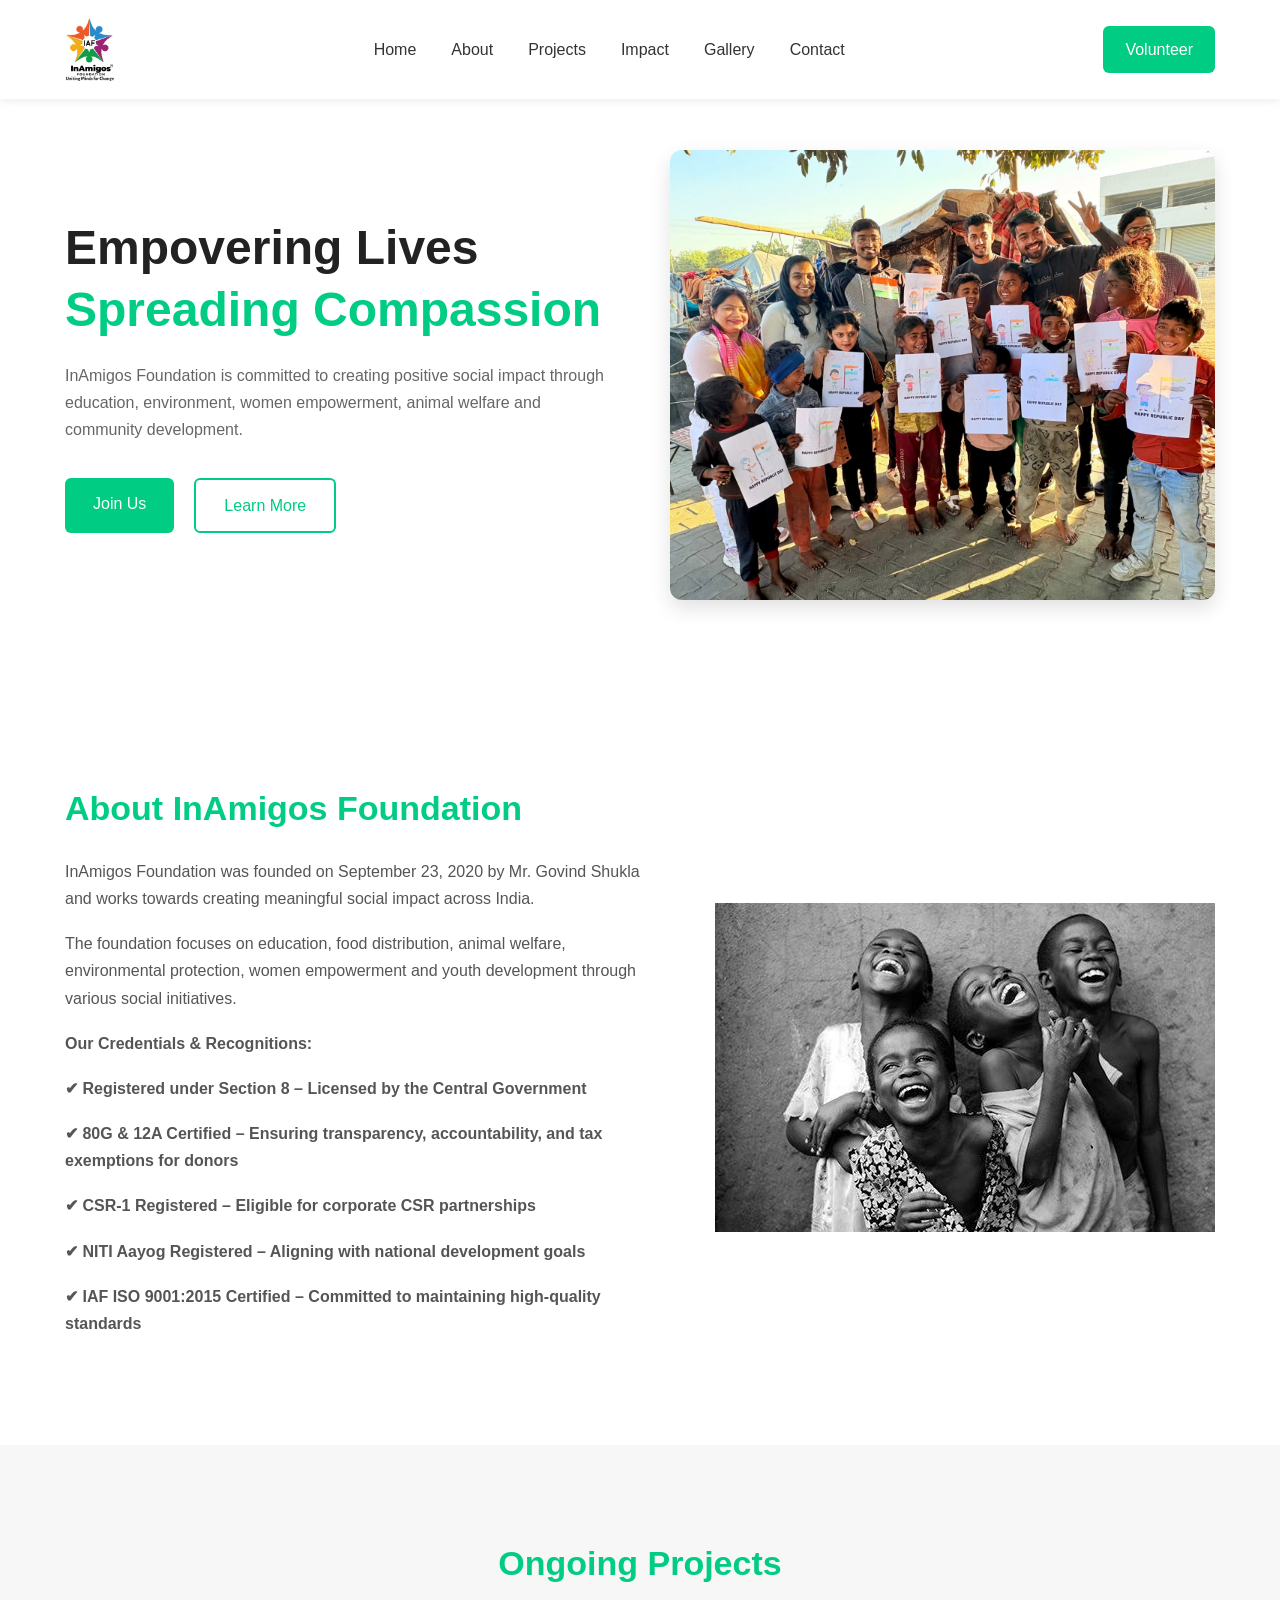
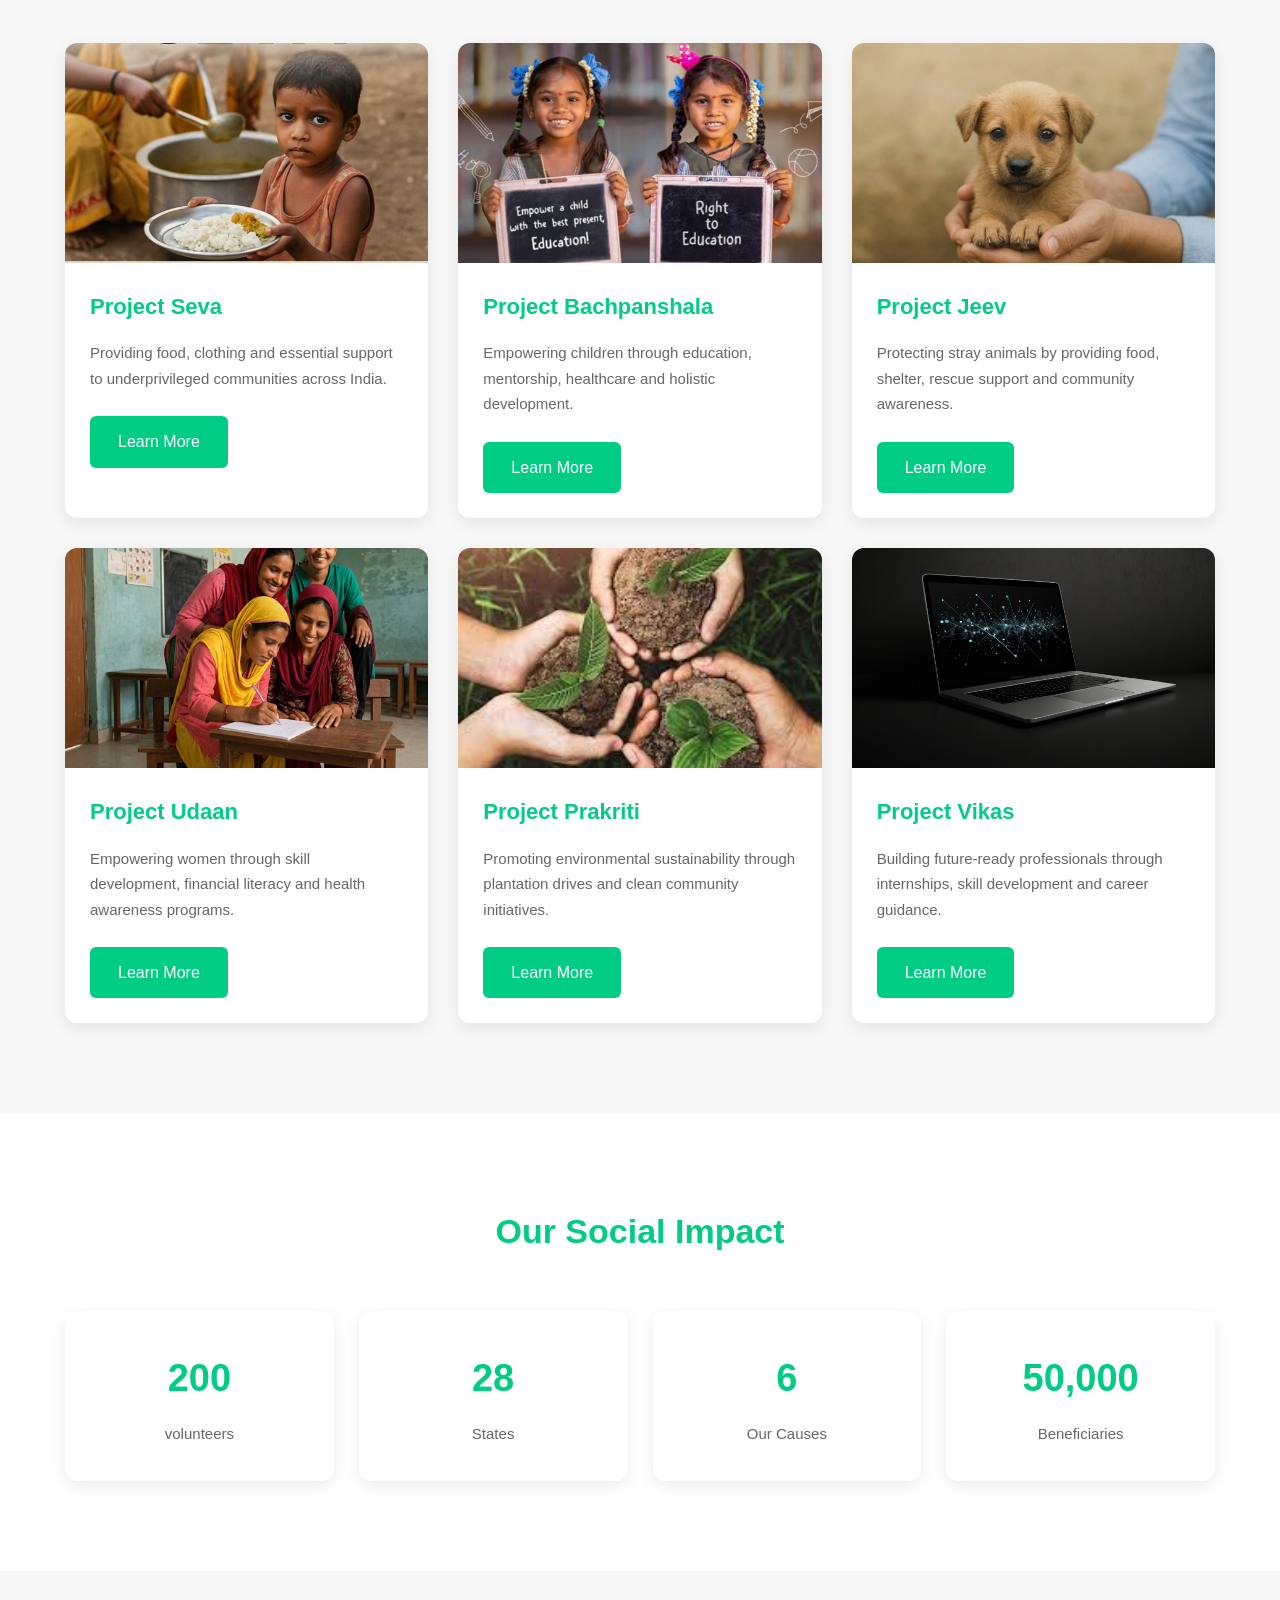
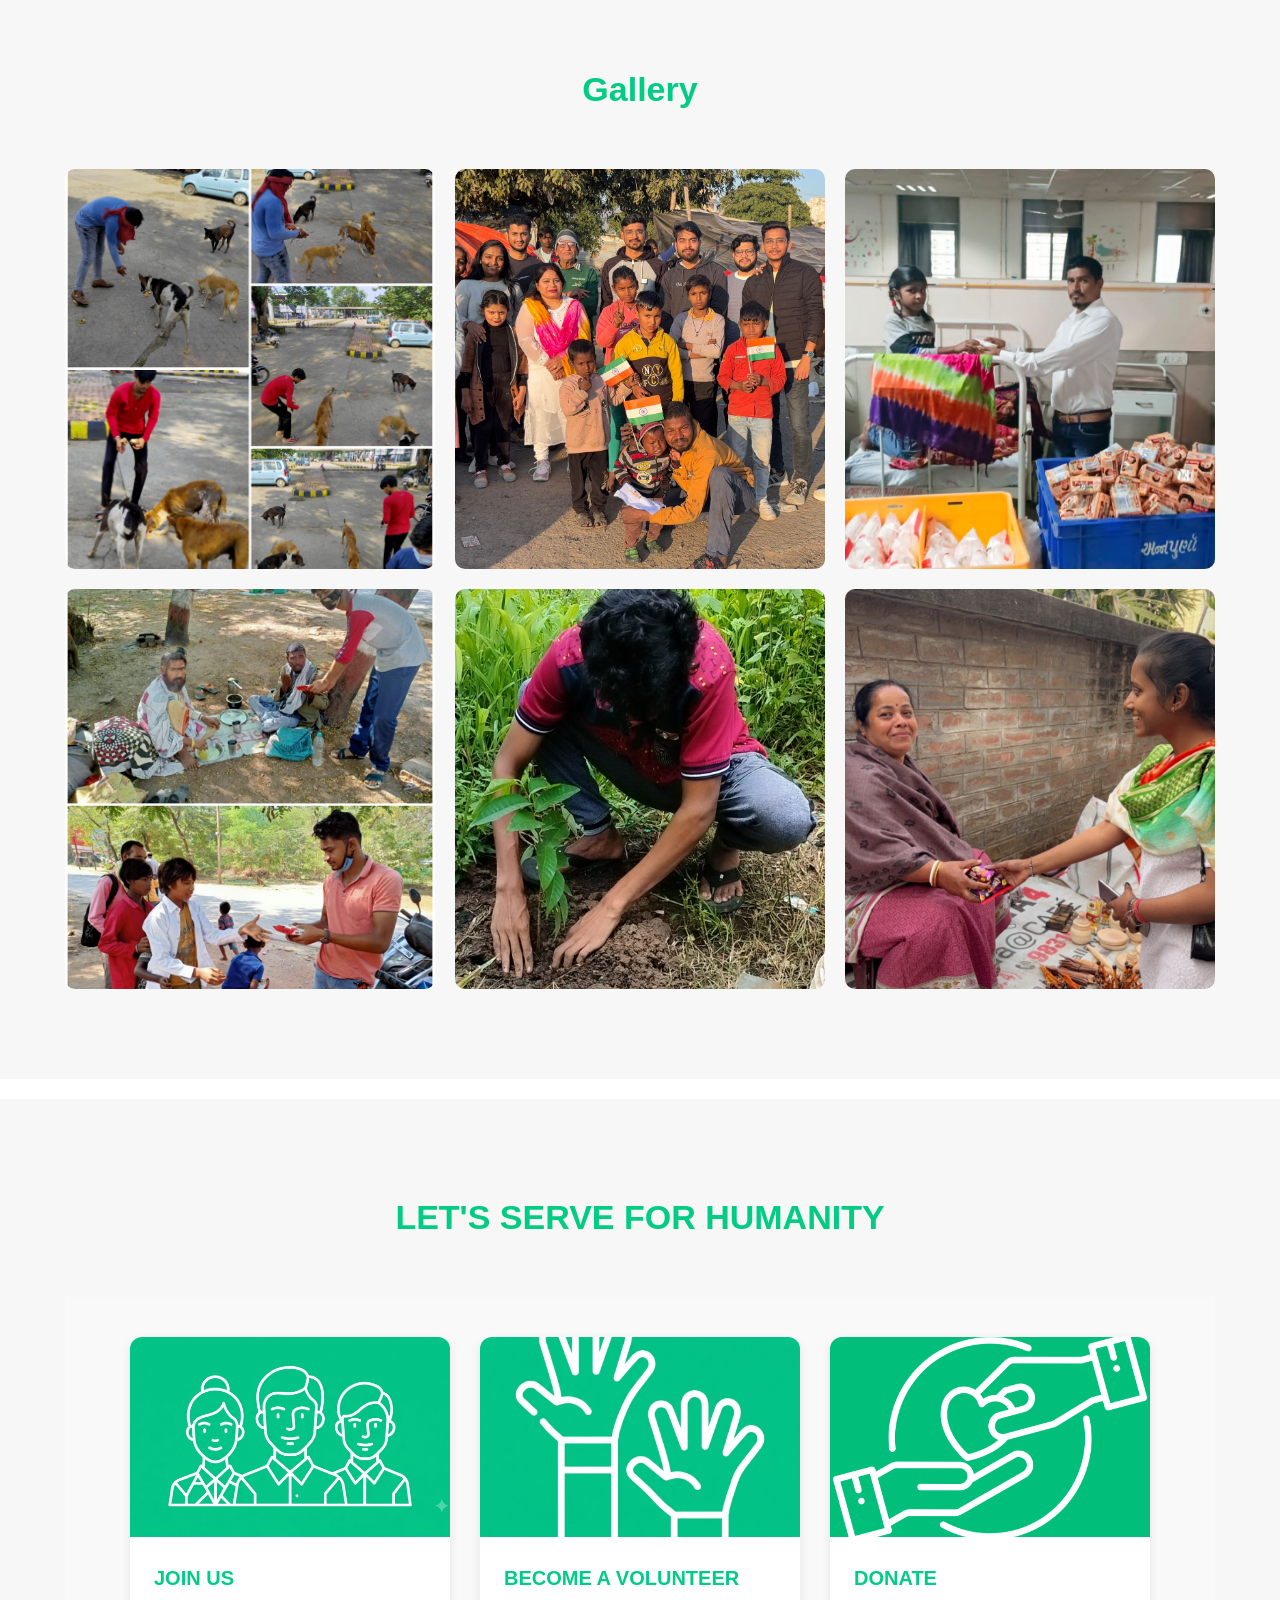
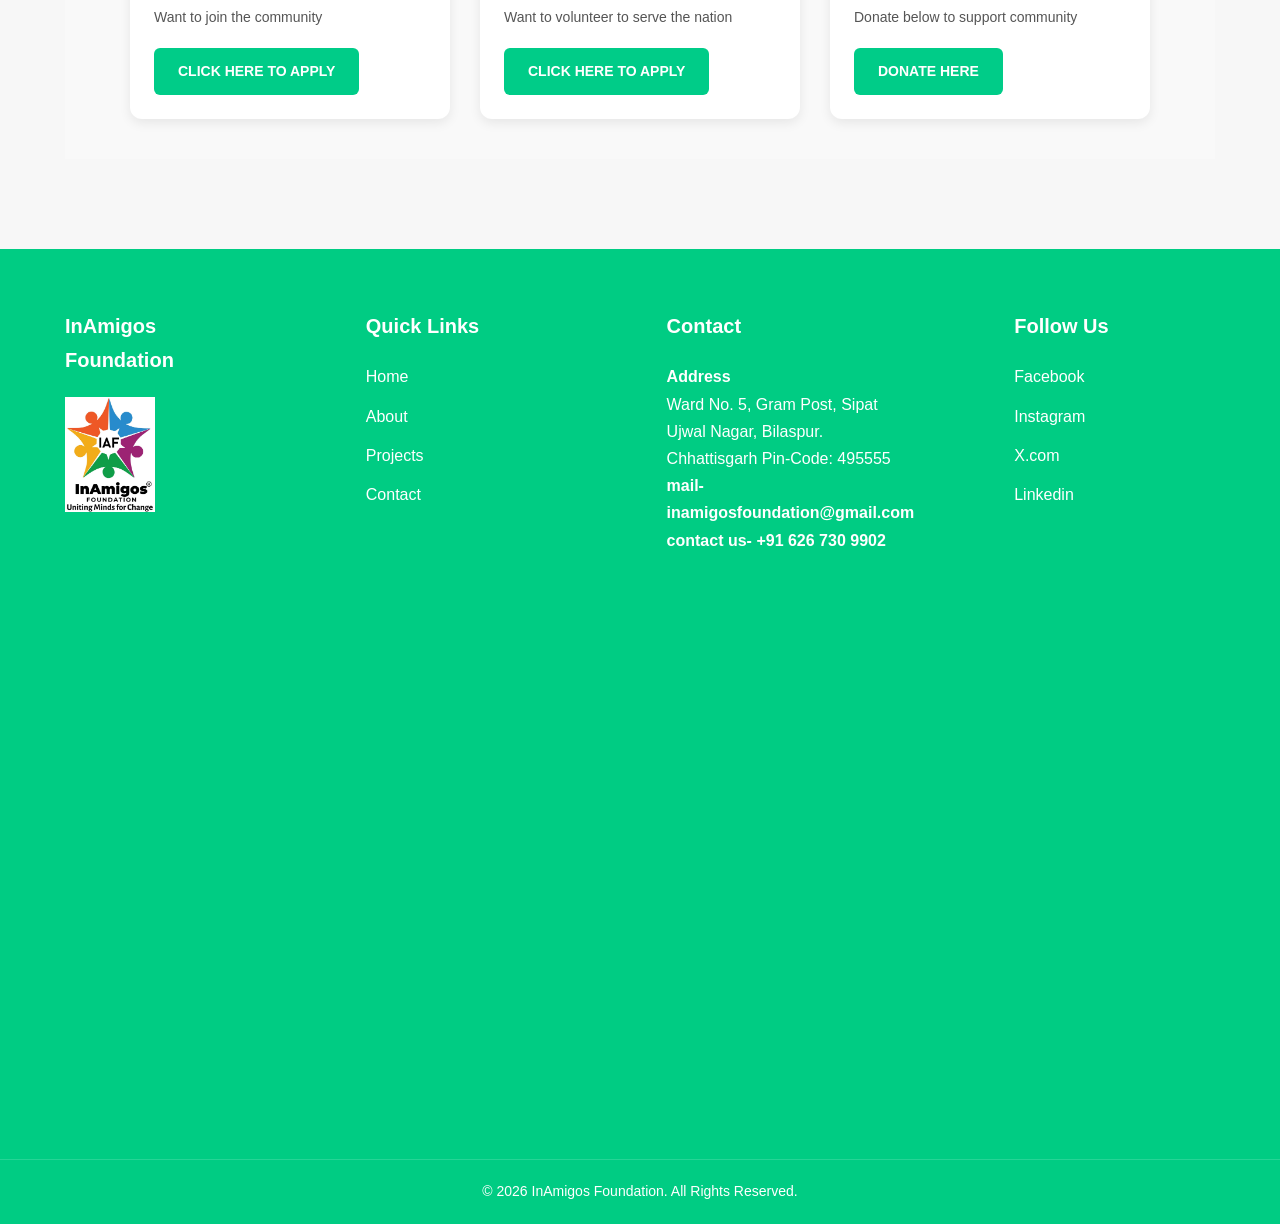
<file: index.html>
<!DOCTYPE html>
<html lang="en">

<head>
    <meta charset="UTF-8">
    <meta name="viewport" content="width=device-width, initial-scale=1.0">

    <title>InAmigos Foundation</title>

    <link rel="stylesheet" href="style.css">
</head>

<body>

    <!--header -->

    <header>

        <div class="container nav-container">

            
            <a href="index.html" class="logo">
                <img src="inamigos logo.jpg" alt="Logo">
            </a>

            <nav>

                <ul>

                    <li><a href="#">Home</a></li>

                    <li><a href="#about">About</a></li>

                    <li><a href="#projects">Projects</a></li>

                    <li><a href="#impact">Impact</a></li>

                    <li><a href="#gallery">Gallery</a></li>

                    <li><a href="#contact">Contact</a></li>

                </ul>

            </nav>

            <a href="volunteer.html" class="btn volunteer-btn">
                Volunteer
            </a>

        </div>

    </header>



    <!-- ================= HERO ================= -->

    <section class="hero">

        <div class="container hero-container">

            <div class="hero-text">

                <h1>
                    Empovering Lives
                    <span>Spreading Compassion</span>
                </h1>

                <p>

                    InAmigos Foundation is committed to creating positive social impact through education,
                    environment,
                    women empowerment, animal welfare and community development.

                </p>

                <div class="hero-buttons">

                    <a href="join-us.html" class="btn">
                        Join Us
                    </a>

                    <a href="https://inamigosfoundation.org.in/page/About-Us" class="btn secondary-btn">
                        Learn More
                    </a>

                </div>

            </div>


            

            <div class="hero-image">

                <img id="heroSlide" src="1738054440.jpg" alt="Hero Image">

            </div>

        </div>

    </section>



    <!--  ABOUT  -->

    <section id="about" class="about">

        <div class="container about-container">

            <div class="about-text">

                <h2>
                    About InAmigos Foundation
                </h2>

                <p>

                    InAmigos Foundation was founded on September 23, 2020 by Mr. Govind Shukla and works towards
                    creating meaningful social impact across India.

                </p>

                <p>

                    The foundation focuses on education, food distribution, animal welfare, environmental protection,
                    women empowerment and youth development through various social initiatives.

                </p>

                <p>

                    <strong>
                        <p>Our Credentials & Recognitions:</p>
<p>✔ Registered under Section 8 – Licensed by the Central Government</p>
<p>✔ 80G & 12A Certified – Ensuring transparency, accountability, and tax exemptions for donors</p>
<p>✔ CSR-1 Registered – Eligible for corporate CSR partnerships</p>
<p>✔ NITI Aayog Registered – Aligning with national development goals</p>
<p>✔ IAF ISO 9001:2015 Certified – Committed to maintaining high-quality standards</p>
                    </strong>

                </p>

            </div>


            <div class="about section image">

              

                <img src="1738135259.jpeg" alt="About">

            </div>

        </div>

    </section>










<!--  ONGOING PROJECTS -->

    <section id="projects" class="projects">

        <div class="container">

            <h2 class="section-title">

                Ongoing Projects

            </h2>


             

 <div class="projects-grid">

    <!-- Project 1 -->
    <div class="project-card">

        <img src="seva...jpg" alt="Project SEVA">

        <div class="project-content">

            <h3>Project Seva</h3>

            <p>
                Providing food, clothing and essential support to underprivileged communities across India.
            </p>

            <a href="seva.html" class="btn">
                Learn More
            </a>

        </div>

    </div>


    <!-- Project 2 -->
    <div class="project-card">

        <img src="bachpanshala img.jpg" alt="Project BachpanShala">

        <div class="project-content">

            <h3>Project Bachpanshala</h3>

            <p>
                Empowering children through education, mentorship, healthcare and holistic development.
            </p>

            <a href="bachpanshala.html" class="btn">
                Learn More
            </a>

        </div>

    </div>


    <!-- Project 3 -->
    <div class="project-card">

        <img src="image_4f926ac9.png" alt="Project Jeev">

        <div class="project-content">

            <h3>Project Jeev</h3>

            <p>
                Protecting stray animals by providing food, shelter, rescue support and community awareness.
            </p>

            <a href="jeev.html" class="btn">
                Learn More
            </a>

        </div>

    </div>


    <!-- Project 4 -->
    <div class="project-card">

        <img src="image_951e2499.png" alt="Project Udaan">

        <div class="project-content">

            <h3>Project Udaan</h3>

            <p>
                Empowering women through skill development, financial literacy and health awareness programs.
            </p>

            <a href="udaan.html" class="btn">
                Learn More
            </a>

        </div>

    </div>


    <!-- Project 5 -->
    <div class="project-card">

        <img src="prakarti main.jpeg" alt="Project Prakriti">

        <div class="project-content">

            <h3>Project Prakriti</h3>

            <p>
                Promoting environmental sustainability through plantation drives and clean community initiatives.
            </p>

            <a href="prakarti.html" class="btn">
                Learn More
            </a>

        </div>

    </div>


    <!-- Project 6 -->
    <div class="project-card">

        <img src="vikas main.jpg" alt="Project Vikas">

        <div class="project-content">

            <h3>Project Vikas</h3>

            <p>
                Building future-ready professionals through internships, skill development and career guidance.
            </p>

            <a href="vikas.html" class="btn">
                Learn More
            </a>

                                       </div>

                                </div>

                        </div>                   

             

 

                </div>


            </div>

        </div>

    </section>




    <!-- ================= SOCIAL IMPACT ================= -->

    <section id="impact" class="impact">

        <div class="container">

            <h2 class="section-title">

                Our Social Impact

            </h2>

            <div class="impact-grid">

                <div class="impact-card">

                    <h3>

                        200

                    </h3>

                    <p>

                        volunteers

                    </p>

                </div>

                <div class="impact-card">

                    <h3>

                        28

                    </h3>

                    <p>

                        States

                    </p>

                </div>

                <div class="impact-card">

                    <h3>

                        6

                    </h3>

                    <p>

                        Our Causes

                    </p>

                </div>

                <div class="impact-card">

                    <h3>

                        50,000

                    </h3>

                    <p>

                        Beneficiaries

                    </p>

                </div>

            </div>

        </div>

    </section>





    <!-- ================= GALLERY ================= -->

    <section id="gallery" class="gallery">

        <div class="container">

            <h2 class="section-title">

                Gallery

            </h2>

            <div class="gallery-grid">

                <img src="gallery1.jpg" alt="1">

                <img src="gallery2.jpg" alt="2">

                <img src="gallery3.jpg" alt="3">

                <img src="gallery4.jpg" alt="4">

                <img src="gallery5.jpg" alt="5">

                 <img src="gallery7.jpg" alt="6">

          

        </div>

    </section>





    <!--join us portion -->

  <section style="margin-top: 20px"; >

    <section id="gallery" class="gallery">

        <div class="container">

            <h2 class="section-title">

                LET'S SERVE FOR HUMANITY 
            </h2>

<div class="cards-row">

  
  <div class="custom-card">
    <div class="card-image-wrapper">
      <img src="Gemini_Generated_Image_oj6sj2oj6sj2oj6s.png" alt="Join Us">
    </div>
    <div class="card-body">
      <h3>JOIN US</h3>
      <p>Want to join the community</p>
      <a href="join-us.html" class="card-btn">CLICK HERE TO APPLY</a>
    </div>
  </div>

 
  <div class="custom-card">
    <div class="card-image-wrapper">
      <img src="Gemini_Generated_Image_s6klkts6klkts6kl.png" alt="Volunteer">
    </div>
    <div class="card-body">
      <h3>BECOME A VOLUNTEER</h3>
      <p>Want to volunteer to serve the nation</p>
      <a href="volunteer.html" class="card-btn">CLICK HERE TO APPLY</a>
    </div>
  </div>


  <div class="custom-card">
    <div class="card-image-wrapper">
      <img src="donate main.png" alt="Donate">
    </div>
    <div class="card-body">
      <h3>DONATE</h3>
      <p>Donate below to support community</p>
      <a href="https://pages.razorpay.com/pl_H621G6ea64ZMl7/view" class="card-btn">DONATE HERE</a>
    </div>
  </div>

</div>




        </section>


        





    <!-- ================= FOOTER ================= -->

    <footer id="contact">

        <div class="container footer-grid">

            <div>

                <h3>InAmigos Foundation</h3>

                <p class="seva_logo">

                   <img src="inamigos logo.jpg">

                </p>

            </div>

            <div>

                <h3>Quick Links</h3>

                <ul>

                    <li><a href="index.html">Home</a></li>

                    <li><a href="index.html">About</a></li>

                    <li><a href="index.html">Projects</a></li>

                    <li><a href="index.html">Contact</a></li>

                </ul>

            </div>

            <div>

                

<h3>Contact</h3>
<h4>Address</h4>
Ward No. 5, Gram Post,
Sipat Ujwal Nagar,
Bilaspur. Chhattisgarh
Pin-Code: 495555
<h4>mail- inamigosfoundation@gmail.com</h4>
<h4>contact us- +91 626 730 9902</h4>
            </div>

            <div>

                <h3>Follow Us</h3>

                <div class="socials">

                    <a href="https://www.facebook.com/inamigos.inamigos">Facebook</a>

                    <a href="https://www.instagram.com/inamigos/">Instagram</a>

                    <a href="https://x.com/InamigosF">X.com</a>
                    <a href="https://in.linkedin.com/company/inamigos-foundation">Linkedin</a>

                </div>

            </div>

        </div>

        <div class="copyright">

            © 2026 InAmigos Foundation. All Rights Reserved.

        </div>

    </footer>

</body>

</html>
</file>
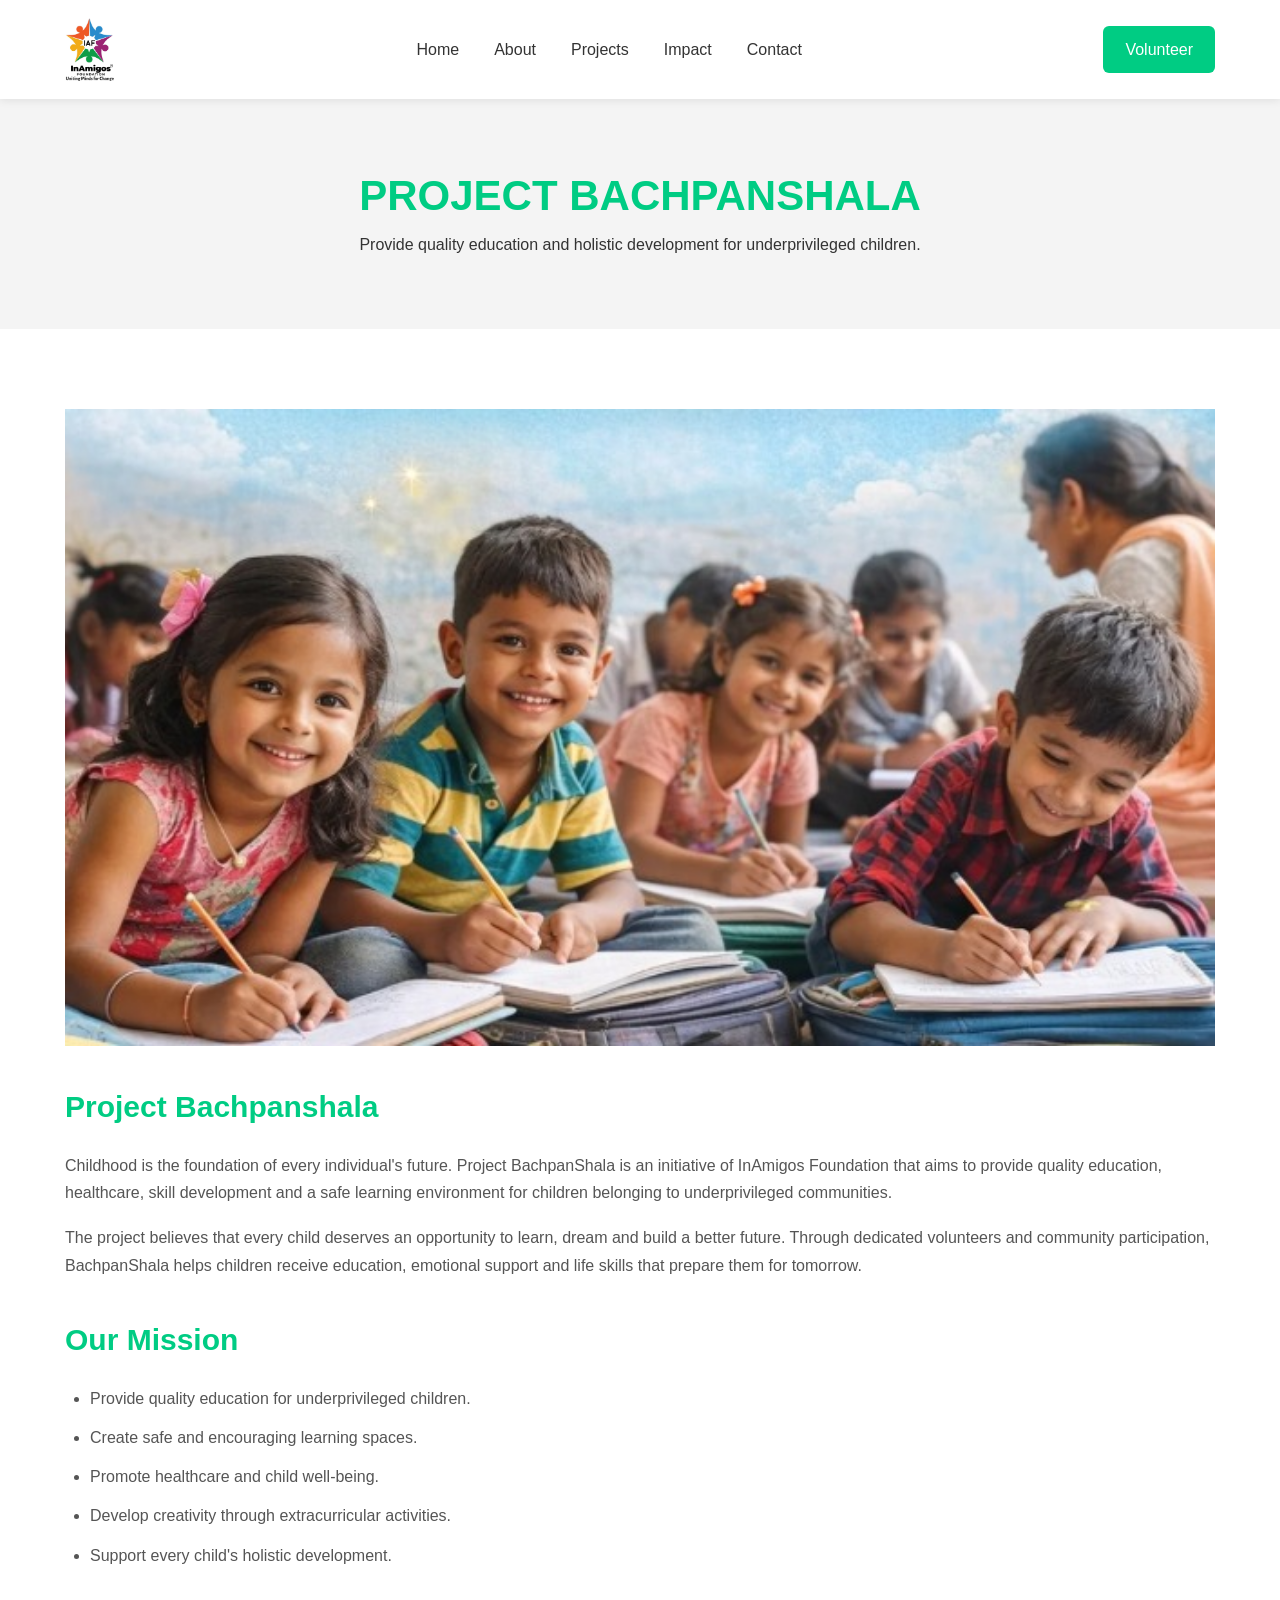
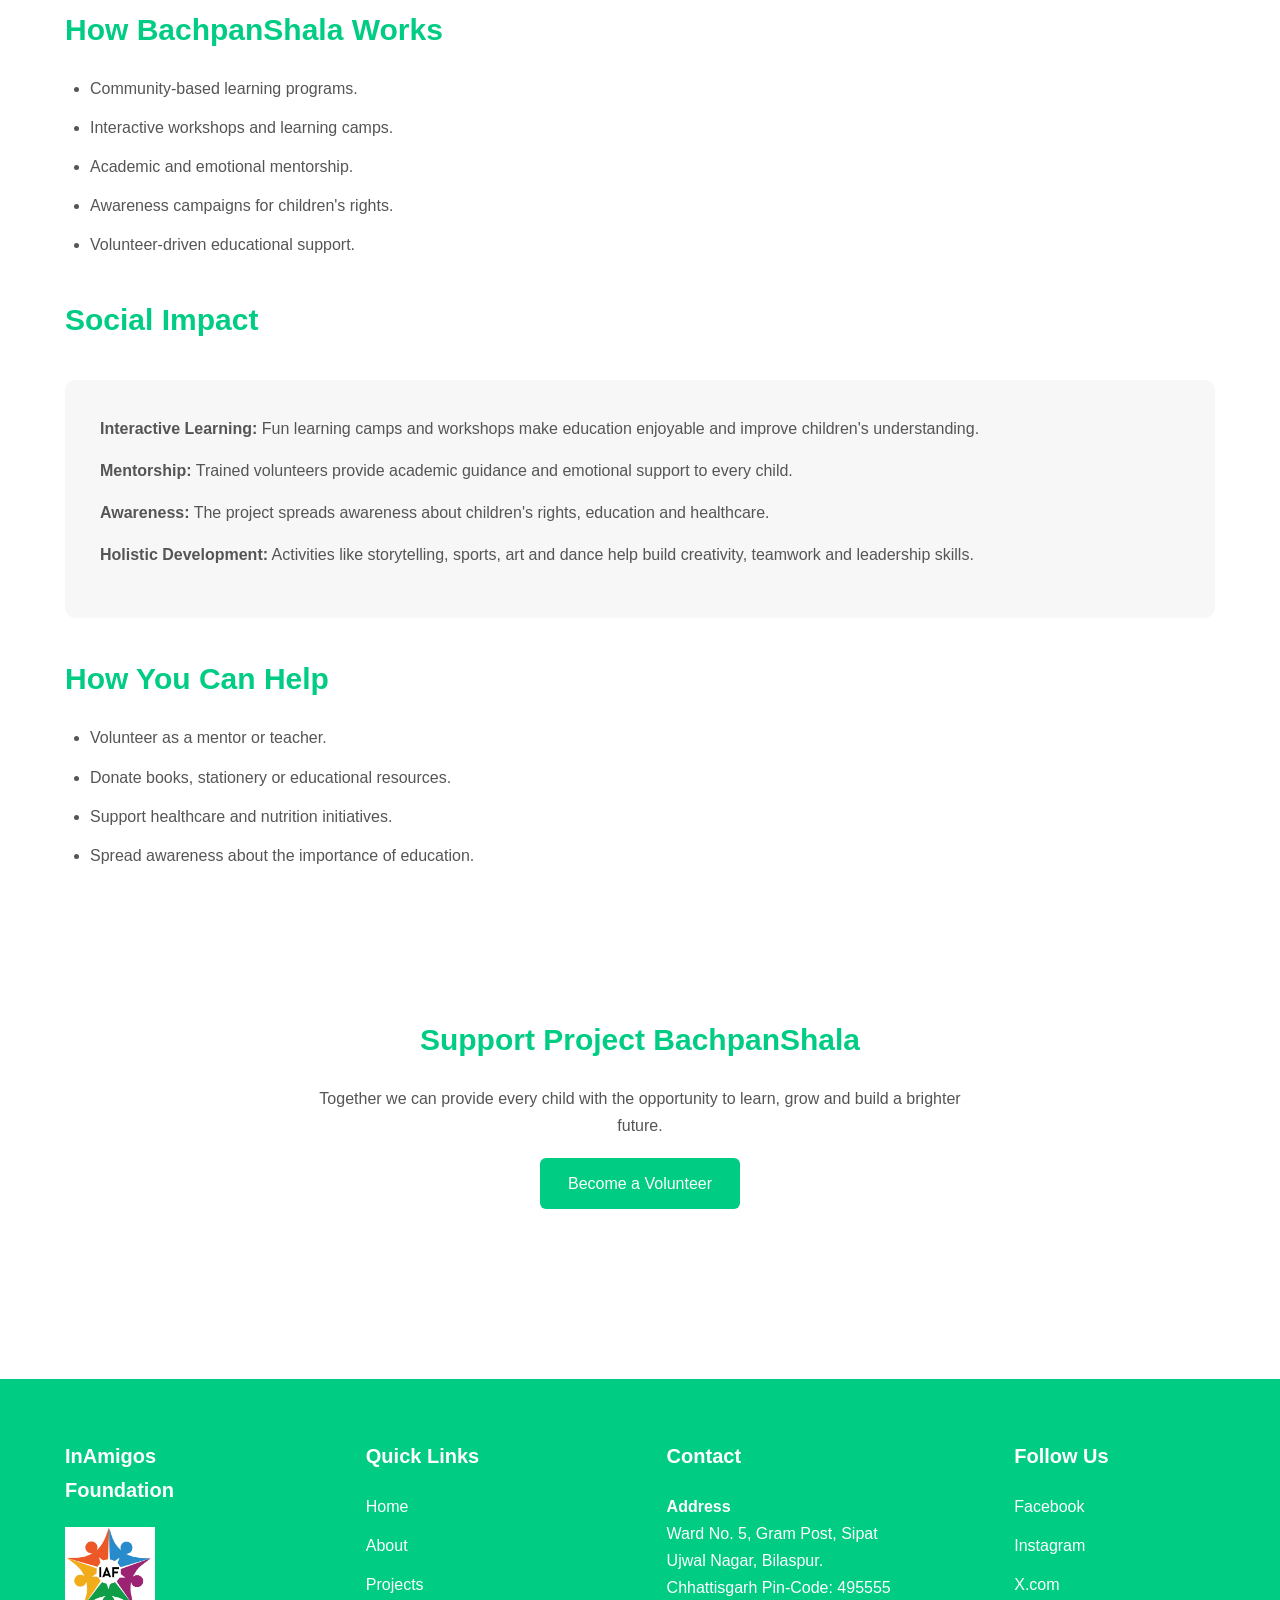
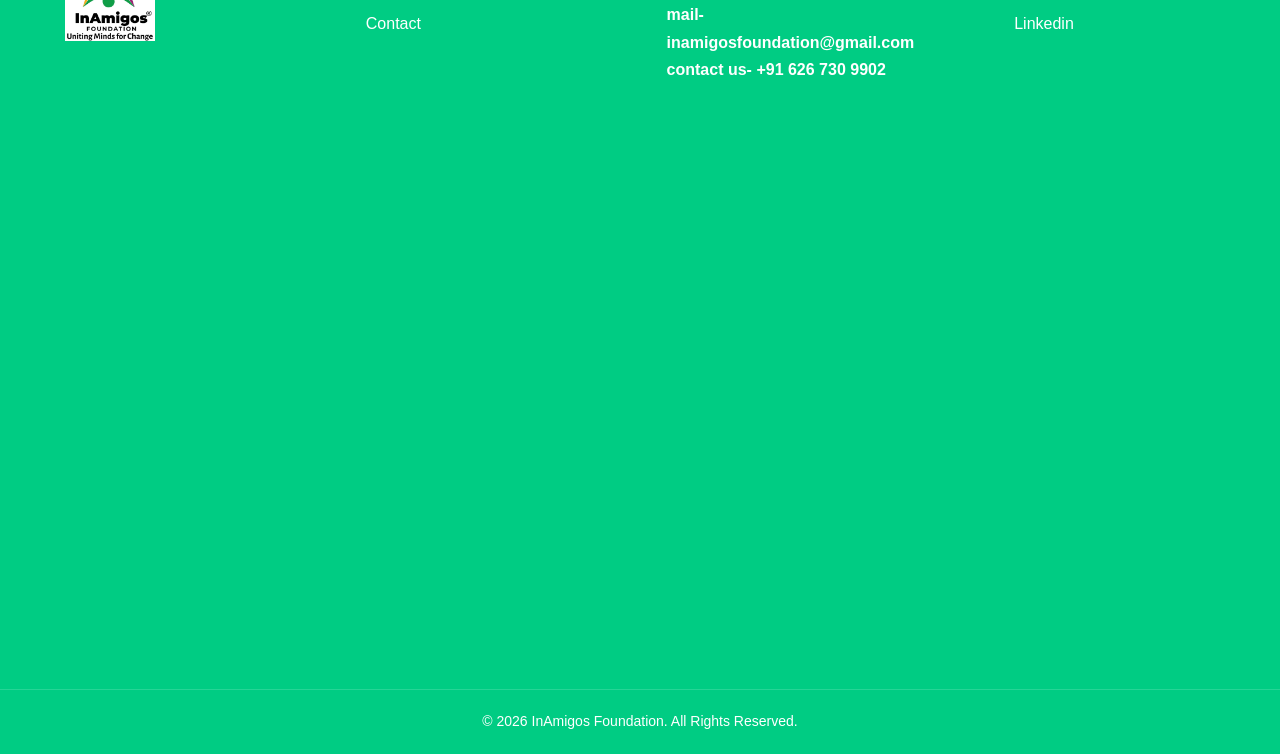
<file: bachpanshala.html>
<!DOCTYPE html>
<html lang="en">

<head>
    <meta charset="UTF-8">
    <meta name="viewport" content="width=device-width, initial-scale=1.0">
    <title>Project SEVA | InAmigos Foundation</title>

    <link rel="stylesheet" href="style.css">

</head>

<body>

    <!-- ================= HEADER ================= -->

    <header>

        <div class="container nav-container">

            <a href="index.html" class="logo">

                <!-- Replace Logo -->

                <img src="inamigos logo.jpg" alt="Logo">

            </a>

            <nav>

                <ul>

                    <li><a href="index.html">Home</a></li>

                    <li><a href="index.html">About</a></li>

                    <li><a href="index.html">Projects</a></li>

                    <li><a href="index.html">Impact</a></li>

                    <li><a href="index.html">Contact</a></li>

                </ul>

            </nav>

            <a href="volunteer.html" class="btn volunteer-btn">

                Volunteer

            </a>

        </div>

    </header>





    <!-- HEADING -->

    <section class="page-banner">

        <div class="container">

            <h1>

                PROJECT BACHPANSHALA

            </h1>

            <p>

               Provide quality education and holistic development for underprivileged children.

            </p>

        </div>

    </section>





    <!-- MAIN CONTENT -->

    <section class="project-details">

        <div class="container">

            <!-- Replace with Project Image -->

            <div class="seva-banner-image">

                <img src="bachpanshala-Dnnh5TDe.jpeg" alt="Project SEVA">

            </div>



            <h2>Project Bachpanshala</h2>

        <p>
            Childhood is the foundation of every individual's future. Project BachpanShala is an initiative of
            InAmigos Foundation that aims to provide quality education, healthcare, skill development and a safe
            learning environment for children belonging to underprivileged communities.
        </p>

        <p>
            The project believes that every child deserves an opportunity to learn, dream and build a better future.
            Through dedicated volunteers and community participation, BachpanShala helps children receive education,
            emotional support and life skills that prepare them for tomorrow.
        </p>

        <h2>Our Mission</h2>

        <ul>

            <li>Provide quality education for underprivileged children.</li>

            <li>Create safe and encouraging learning spaces.</li>

            <li>Promote healthcare and child well-being.</li>

            <li>Develop creativity through extracurricular activities.</li>

            <li>Support every child's holistic development.</li>

        </ul>

        <h2>How BachpanShala Works</h2>

        <ul>

            <li>Community-based learning programs.</li>

            <li>Interactive workshops and learning camps.</li>

            <li>Academic and emotional mentorship.</li>

            <li>Awareness campaigns for children's rights.</li>

            <li>Volunteer-driven educational support.</li>

        </ul>

        <h2>Social Impact</h2>

        <div class="impact-box">

            <p><strong>Interactive Learning:</strong> Fun learning camps and workshops make education enjoyable and improve children's understanding.</p>

            <p><strong>Mentorship:</strong> Trained volunteers provide academic guidance and emotional support to every child.</p>

            <p><strong>Awareness:</strong> The project spreads awareness about children's rights, education and healthcare.</p>

            <p><strong>Holistic Development:</strong> Activities like storytelling, sports, art and dance help build creativity, teamwork and leadership skills.</p>

        </div>

        <h2>How You Can Help</h2>

        <ul>

            <li>Volunteer as a mentor or teacher.</li>

            <li>Donate books, stationery or educational resources.</li>

            <li>Support healthcare and nutrition initiatives.</li>

            <li>Spread awareness about the importance of education.</li>

        </ul>

        <div class="cta">

            <h2>Support Project BachpanShala</h2>

            <p>
                Together we can provide every child with the opportunity to learn, grow and build a brighter future.
            </p>


                <a href="volunteer.html" class="btn">
                    Become a Volunteer
                </a>

            </div>

        </div>

    </section>



    <!-- ================= FOOTER ================= -->

    <footer id="contact">

        <div class="container footer-grid">

            <div>

                <h3>InAmigos Foundation</h3>

                <p class="seva_logo">
                    

                   <img src="inamigos logo.jpg">

                </p>

            </div>

            <div>

                <h3>Quick Links</h3>

                <ul>

                    <li><a href="index.html">Home</a></li>

                    <li><a href="index.html">About</a></li>

                    <li><a href="index.html">Projects</a></li>

                    <li><a href="index.html">Contact</a></li>

                </ul>

            </div>

            <div>

                

<h3>Contact</h3>
<h4>Address</h4>
Ward No. 5, Gram Post,
Sipat Ujwal Nagar,
Bilaspur. Chhattisgarh
Pin-Code: 495555
<h4>mail- inamigosfoundation@gmail.com</h4>
<h4>contact us- +91 626 730 9902</h4>
            </div>

            <div>

                <h3>Follow Us</h3>

                <div class="socials">

                    <a href="https://www.facebook.com/inamigos.inamigos">Facebook</a>

                    <a href="https://www.instagram.com/inamigos/">Instagram</a>

                    <a href="https://x.com/InamigosF">X.com</a>
                    <a href="https://in.linkedin.com/company/inamigos-foundation">Linkedin</a>

                </div>

            </div>

        </div>

        <div class="copyright">

            © 2026 InAmigos Foundation. All Rights Reserved.

        </div>

    </footer>

</body>

</html>
</file>
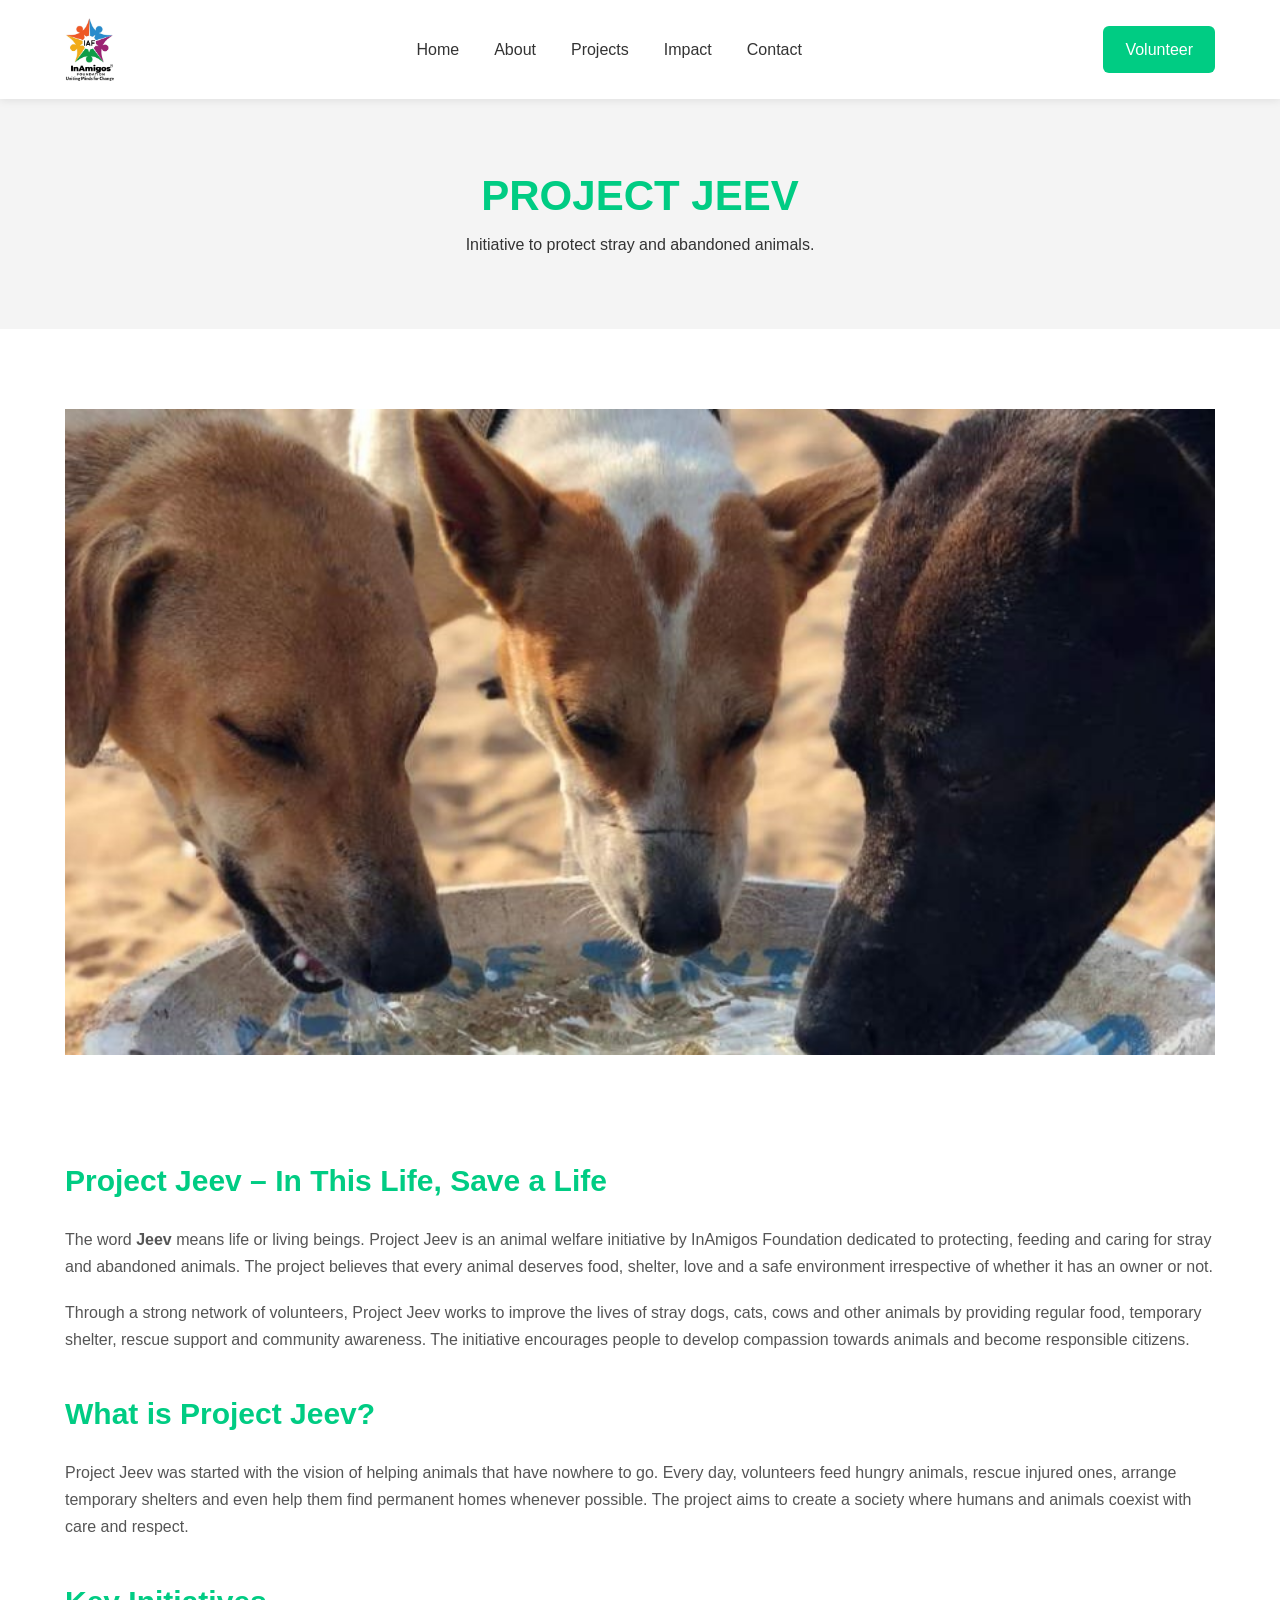
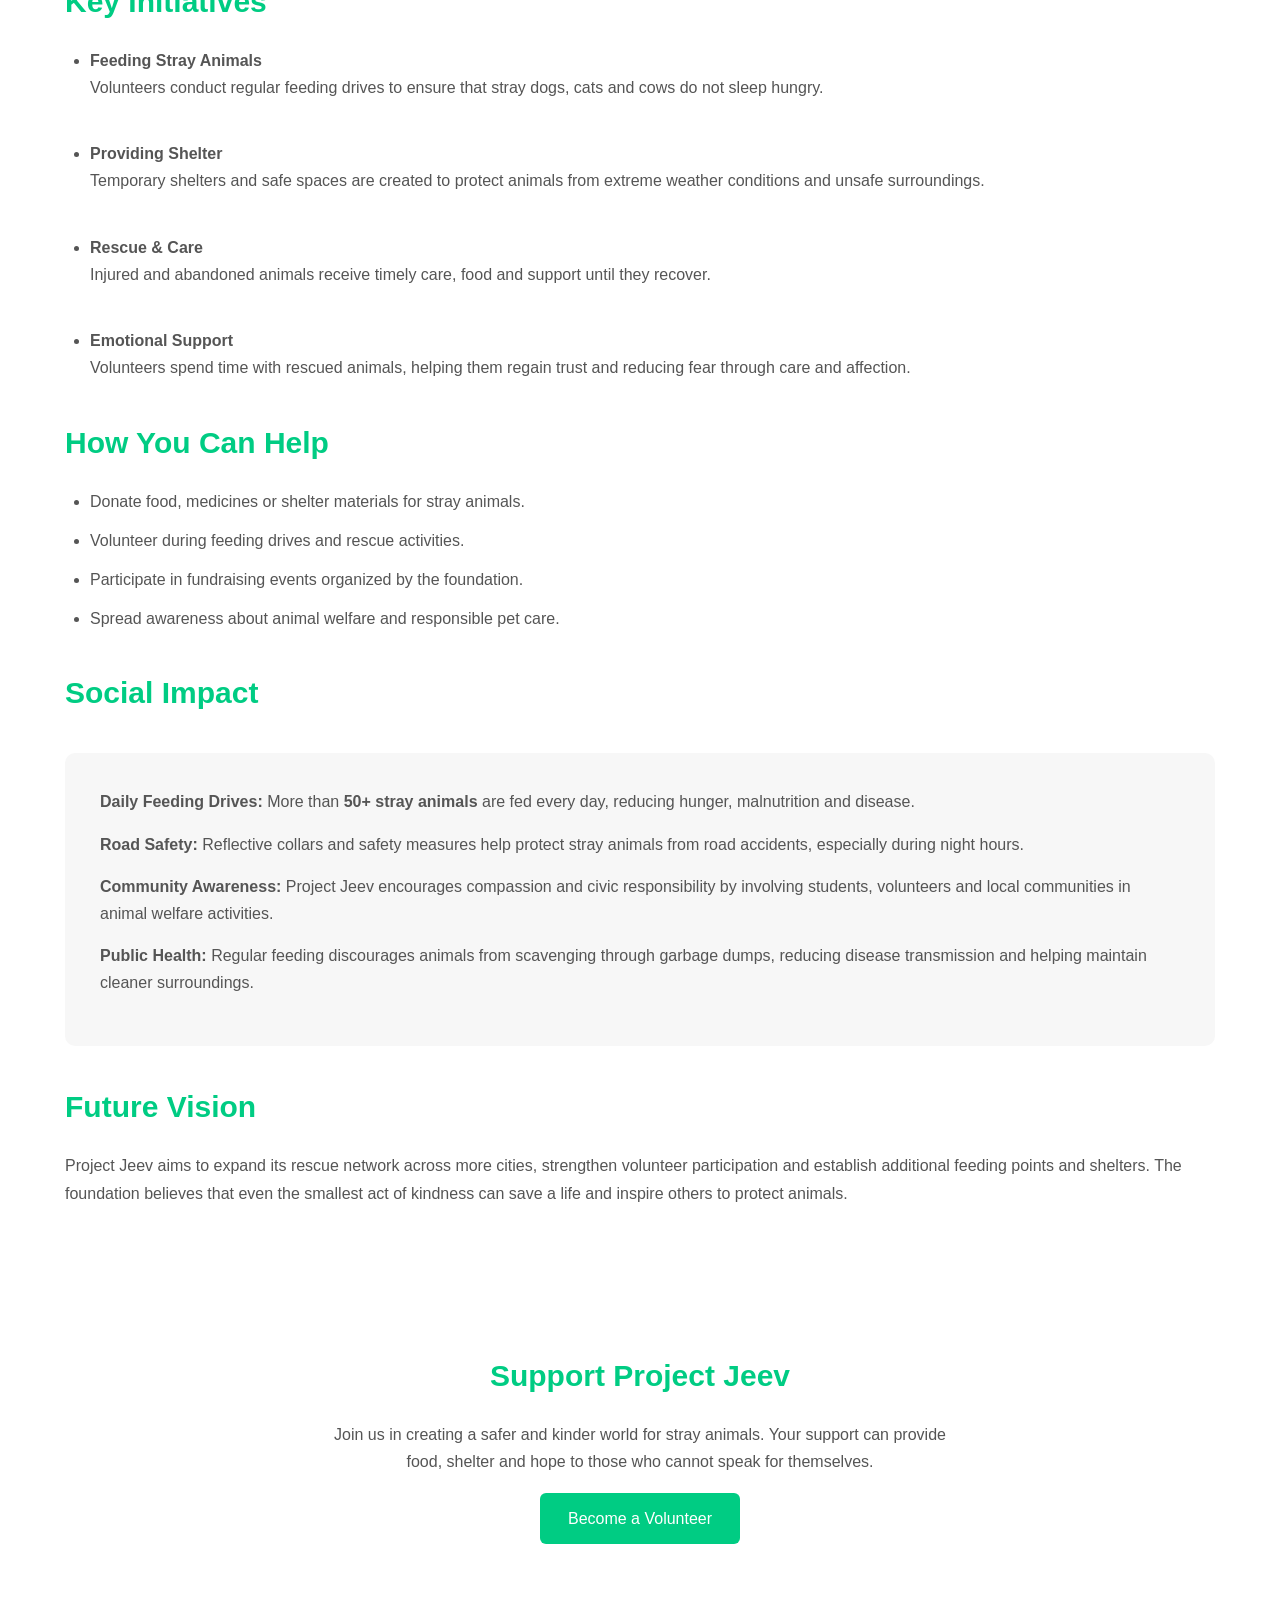
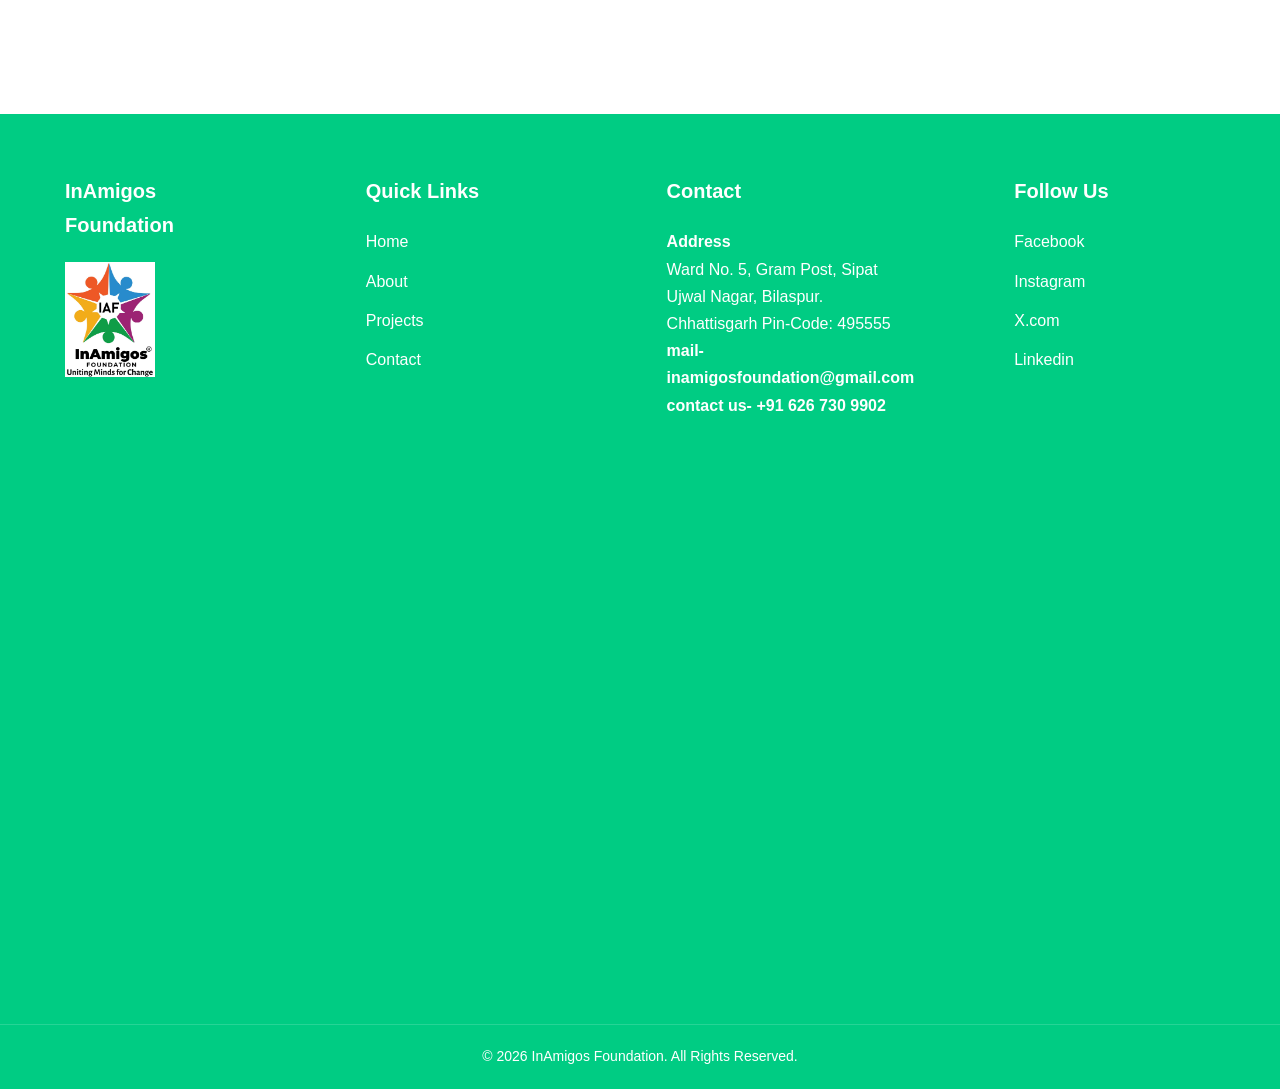
<file: jeev.html>
<!DOCTYPE html>
<html lang="en">

<head>
    <meta charset="UTF-8">
    <meta name="viewport" content="width=device-width, initial-scale=1.0">
    <title>Project jeev</title>

    <link rel="stylesheet" href="style.css">


</head>

<body>

    <!-- ================= HEADER ================= -->

    <header>

        <div class="container nav-container">

            <a href="index.html" class="logo">

                

                <img src="inamigos logo.jpg" alt="Logo">

            </a>

            <nav>

                <ul>

                    <li><a href="index.html">Home</a></li>

                    <li><a href="index.html">About</a></li>

                    <li><a href="index.html">Projects</a></li>

                    <li><a href="index.html">Impact</a></li>

                    <li><a href="index.html">Contact</a></li>

                </ul>

            </nav>

            <a href="volunteer.html" class="btn volunteer-btn">

                Volunteer

            </a>

        </div>

    </header>





    <!-- HEADING -->

    <section class="page-banner">

        <div class="container">

            <h1>

                PROJECT JEEV

            </h1>

            <p>

              Initiative to protect stray and abandoned animals.

            </p>

        </div>

    </section>





    <!-- MAIN CONTENT -->

    <section class="project-details">

    <div class="container">

        <!-- Replace with Project Image -->
        <div class="jeev-banner-image">
            <img src="jeev_re.jpg" alt="Project Jeev">
        </div>

        <h2>Project Jeev – In This Life, Save a Life</h2>

        <p>
            The word <strong>Jeev</strong> means life or living beings. Project Jeev is an animal welfare initiative by
            InAmigos Foundation dedicated to protecting, feeding and caring for stray and abandoned animals. The
            project believes that every animal deserves food, shelter, love and a safe environment irrespective of
            whether it has an owner or not.
        </p>

        <p>
            Through a strong network of volunteers, Project Jeev works to improve the lives of stray dogs, cats,
            cows and other animals by providing regular food, temporary shelter, rescue support and community
            awareness. The initiative encourages people to develop compassion towards animals and become responsible
            citizens.
        </p>

        <h2>What is Project Jeev?</h2>

        <p>
            Project Jeev was started with the vision of helping animals that have nowhere to go. Every day,
            volunteers feed hungry animals, rescue injured ones, arrange temporary shelters and even help them
            find permanent homes whenever possible. The project aims to create a society where humans and animals
            coexist with care and respect.
        </p>

        <h2>Key Initiatives</h2>

        <ul>

            <li>
                <strong>Feeding Stray Animals</strong><br>
                Volunteers conduct regular feeding drives to ensure that stray dogs, cats and cows do not sleep
                hungry.
            </li>

            <br>

            <li>
                <strong>Providing Shelter</strong><br>
                Temporary shelters and safe spaces are created to protect animals from extreme weather conditions
                and unsafe surroundings.
            </li>

            <br>

            <li>
                <strong>Rescue & Care</strong><br>
                Injured and abandoned animals receive timely care, food and support until they recover.
            </li>

            <br>

            <li>
                <strong>Emotional Support</strong><br>
                Volunteers spend time with rescued animals, helping them regain trust and reducing fear through
                care and affection.
            </li>

        </ul>

        <h2>How You Can Help</h2>

        <ul>

            <li>Donate food, medicines or shelter materials for stray animals.</li>

            <li>Volunteer during feeding drives and rescue activities.</li>

            <li>Participate in fundraising events organized by the foundation.</li>

            <li>Spread awareness about animal welfare and responsible pet care.</li>

        </ul>

        <h2>Social Impact</h2>

        <div class="impact-box">

            <p>
                <strong>Daily Feeding Drives:</strong>
                More than <strong>50+ stray animals</strong> are fed every day, reducing hunger, malnutrition and
                disease.
            </p>

            <p>
                <strong>Road Safety:</strong>
                Reflective collars and safety measures help protect stray animals from road accidents,
                especially during night hours.
            </p>

            <p>
                <strong>Community Awareness:</strong>
                Project Jeev encourages compassion and civic responsibility by involving students,
                volunteers and local communities in animal welfare activities.
            </p>

            <p>
                <strong>Public Health:</strong>
                Regular feeding discourages animals from scavenging through garbage dumps, reducing
                disease transmission and helping maintain cleaner surroundings.
            </p>

        </div>

        <h2>Future Vision</h2>

        <p>
            Project Jeev aims to expand its rescue network across more cities, strengthen volunteer participation
            and establish additional feeding points and shelters. The foundation believes that even the smallest
            act of kindness can save a life and inspire others to protect animals.
        </p>

        <div class="cta">

            <h2>Support Project Jeev</h2>

            <p>
                Join us in creating a safer and kinder world for stray animals. Your support can provide food,
                shelter and hope to those who cannot speak for themselves.
            </p>


                <a href="volunteer.html" class="btn">
                    Become a Volunteer
                </a>

            </div>

        </div>

    </section>



    <!-- ================= FOOTER ================= -->

    <footer id="contact">

        <div class="container footer-grid">

            <div>

                <h3>InAmigos Foundation</h3>

                <p class="seva_logo">
                    

                   <img src="inamigos logo.jpg">

                </p>

            </div>

            <div>

                <h3>Quick Links</h3>

                <ul>

                    <li><a href="index.html">Home</a></li>

                    <li><a href="index.html">About</a></li>

                    <li><a href="index.html">Projects</a></li>

                    <li><a href="index.html">Contact</a></li>

                </ul>

            </div>

            <div>

                

<h3>Contact</h3>
<h4>Address</h4>
Ward No. 5, Gram Post,
Sipat Ujwal Nagar,
Bilaspur. Chhattisgarh
Pin-Code: 495555
<h4>mail- inamigosfoundation@gmail.com</h4>
<h4>contact us- +91 626 730 9902</h4>
            </div>

            <div>

                <h3>Follow Us</h3>

                <div class="socials">

                    <a href="https://www.facebook.com/inamigos.inamigos">Facebook</a>

                    <a href="https://www.instagram.com/inamigos/">Instagram</a>

                    <a href="https://x.com/InamigosF">X.com</a>
                    <a href="https://in.linkedin.com/company/inamigos-foundation">Linkedin</a>

                </div>

            </div>

        </div>

        <div class="copyright">

            © 2026 InAmigos Foundation. All Rights Reserved.

        </div>

    </footer>

</body>

</html>
</file>
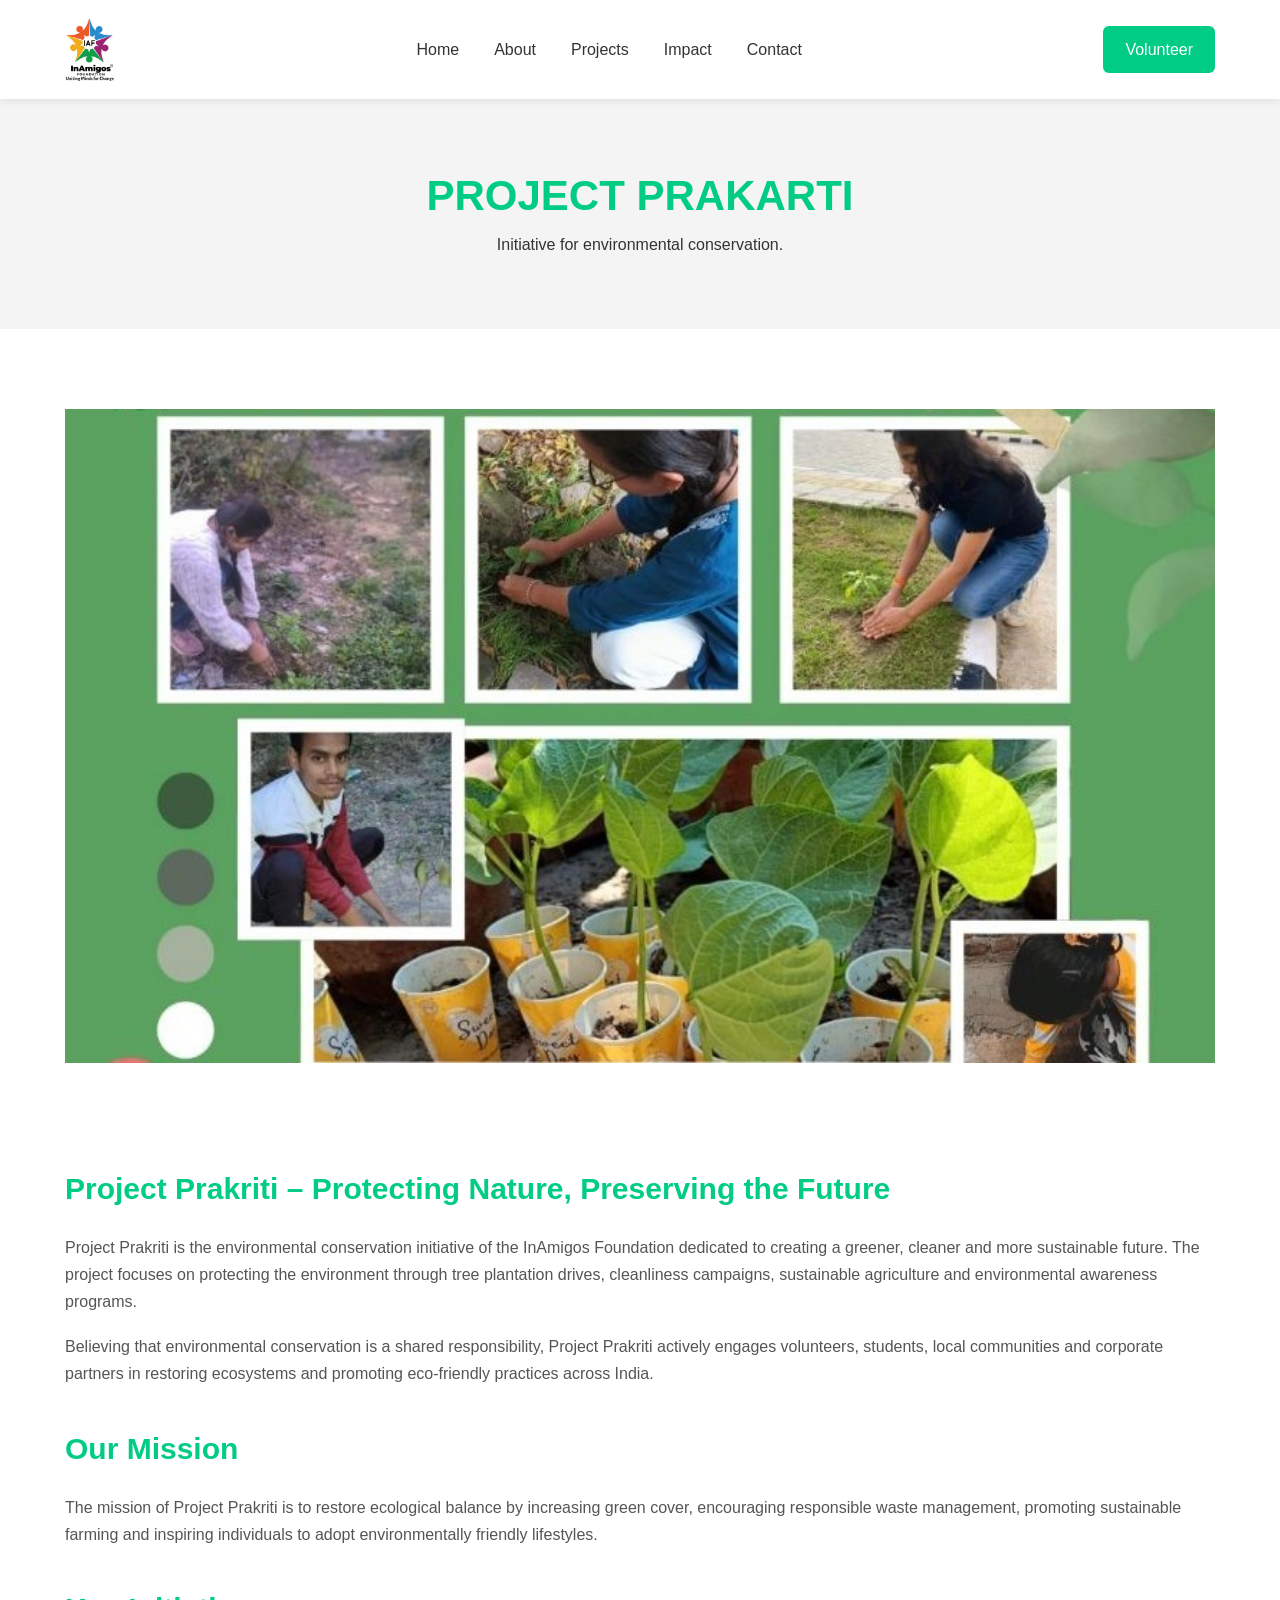
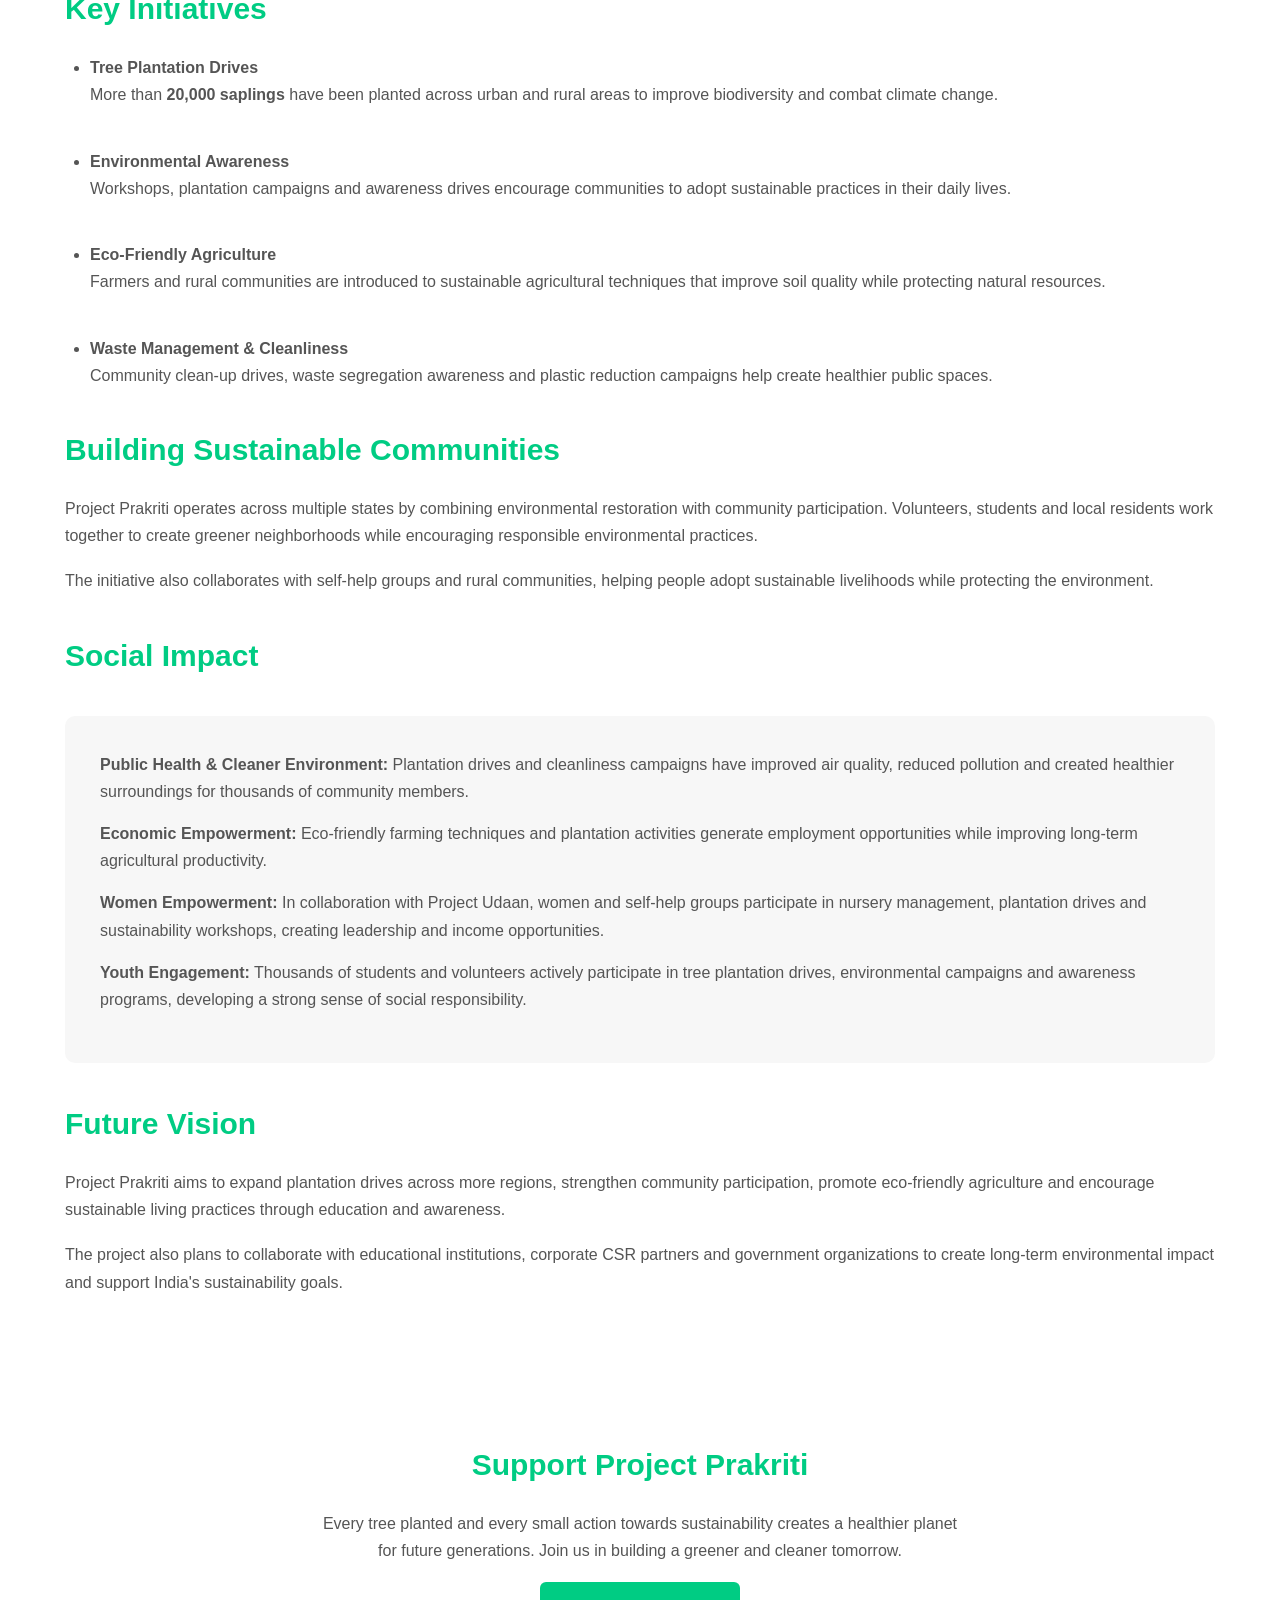
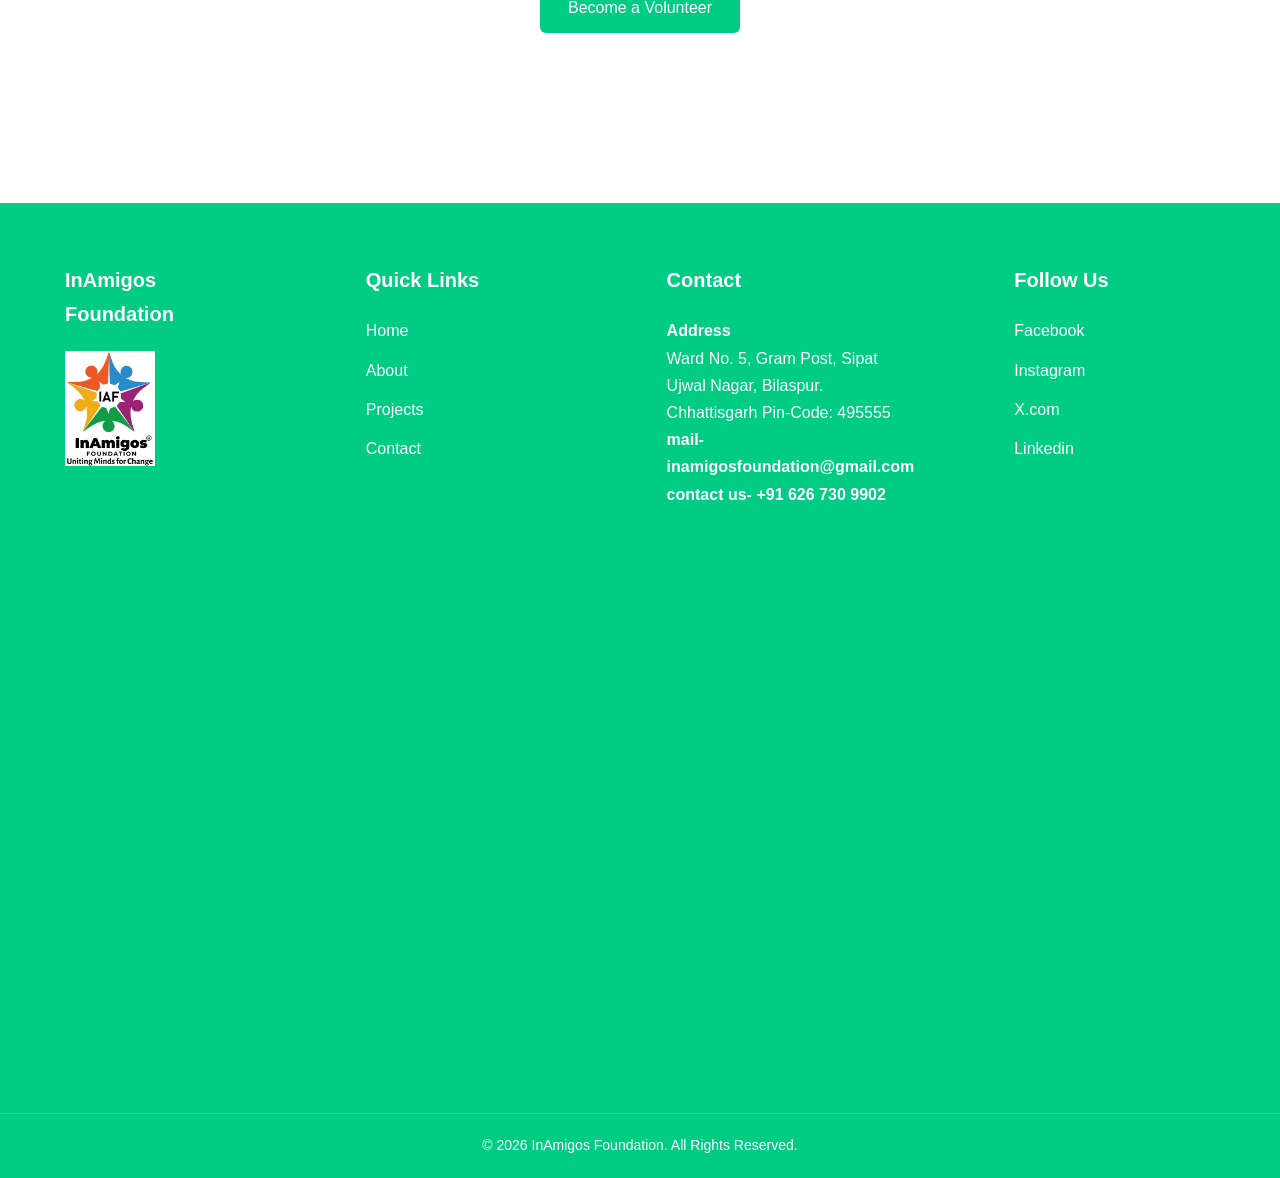
<file: prakarti.html>
<!DOCTYPE html>
<html lang="en">

<head>
    <meta charset="UTF-8">
    <meta name="viewport" content="width=device-width, initial-scale=1.0">
    <title>project prakarti</title>
     <link rel="stylesheet" href="style.css">

</head>

<body>

    <!-- ================= HEADER ================= -->

    <header>

        <div class="container nav-container">

            <a href="index.html" class="logo">

                

                <img src="inamigos logo.jpg" alt="Logo">

            </a>

            <nav>

                <ul>

                    <li><a href="index.html">Home</a></li>

                    <li><a href="index.html">About</a></li>

                    <li><a href="index.html">Projects</a></li>

                    <li><a href="index.html">Impact</a></li>

                    <li><a href="index.html">Contact</a></li>

                </ul>

            </nav>

            <a href="volunteer.html" class="btn volunteer-btn">

                Volunteer

            </a>

        </div>

    </header>





    <!-- HEADING -->

    <section class="page-banner">

        <div class="container">

            <h1>

                PROJECT PRAKARTI

            </h1>

            <p>

              Initiative for environmental conservation.

            </p>

        </div>

    </section>





    <!-- MAIN CONTENT -->

    <section class="project-details">

    <div class="container">

        <!-- Replace with Project Image -->
        <div class="jeev-banner-image">
            <img src="prakartiii.jpg" alt="Project Prakriti">
        </div>

        <h2>Project Prakriti – Protecting Nature, Preserving the Future</h2>

        <p>
            Project Prakriti is the environmental conservation initiative of the InAmigos Foundation dedicated to
            creating a greener, cleaner and more sustainable future. The project focuses on protecting the
            environment through tree plantation drives, cleanliness campaigns, sustainable agriculture and
            environmental awareness programs.
        </p>

        <p>
            Believing that environmental conservation is a shared responsibility, Project Prakriti actively
            engages volunteers, students, local communities and corporate partners in restoring ecosystems and
            promoting eco-friendly practices across India.
        </p>

        <h2>Our Mission</h2>

        <p>
            The mission of Project Prakriti is to restore ecological balance by increasing green cover,
            encouraging responsible waste management, promoting sustainable farming and inspiring individuals to
            adopt environmentally friendly lifestyles.
        </p>

        <h2>Key Initiatives</h2>

        <ul>

            <li>
                <strong>Tree Plantation Drives</strong><br>
                More than <strong>20,000 saplings</strong> have been planted across urban and rural areas to
                improve biodiversity and combat climate change.
            </li>

            <br>

            <li>
                <strong>Environmental Awareness</strong><br>
                Workshops, plantation campaigns and awareness drives encourage communities to adopt sustainable
                practices in their daily lives.
            </li>

            <br>

            <li>
                <strong>Eco-Friendly Agriculture</strong><br>
                Farmers and rural communities are introduced to sustainable agricultural techniques that improve
                soil quality while protecting natural resources.
            </li>

            <br>

            <li>
                <strong>Waste Management & Cleanliness</strong><br>
                Community clean-up drives, waste segregation awareness and plastic reduction campaigns help create
                healthier public spaces.
            </li>

        </ul>

        <h2>Building Sustainable Communities</h2>

        <p>
            Project Prakriti operates across multiple states by combining environmental restoration with
            community participation. Volunteers, students and local residents work together to create greener
            neighborhoods while encouraging responsible environmental practices.
        </p>

        <p>
            The initiative also collaborates with self-help groups and rural communities, helping people adopt
            sustainable livelihoods while protecting the environment.
        </p>

        <h2>Social Impact</h2>

        <div class="impact-box">

            <p>
                <strong>Public Health & Cleaner Environment:</strong>
                Plantation drives and cleanliness campaigns have improved air quality, reduced pollution and
                created healthier surroundings for thousands of community members.
            </p>

            <p>
                <strong>Economic Empowerment:</strong>
                Eco-friendly farming techniques and plantation activities generate employment opportunities while
                improving long-term agricultural productivity.
            </p>

            <p>
                <strong>Women Empowerment:</strong>
                In collaboration with Project Udaan, women and self-help groups participate in nursery
                management, plantation drives and sustainability workshops, creating leadership and income
                opportunities.
            </p>

            <p>
                <strong>Youth Engagement:</strong>
                Thousands of students and volunteers actively participate in tree plantation drives,
                environmental campaigns and awareness programs, developing a strong sense of social
                responsibility.
            </p>

        </div>

        <h2>Future Vision</h2>

        <p>
            Project Prakriti aims to expand plantation drives across more regions, strengthen community
            participation, promote eco-friendly agriculture and encourage sustainable living practices through
            education and awareness.
        </p>

        <p>
            The project also plans to collaborate with educational institutions, corporate CSR partners and
            government organizations to create long-term environmental impact and support India's sustainability
            goals.
        </p>

        <div class="cta">

            <h2>Support Project Prakriti</h2>

            <p>
                Every tree planted and every small action towards sustainability creates a healthier planet for
                future generations. Join us in building a greener and cleaner tomorrow.
            </p>



                <a href="volunteer.html" class="btn">
                    Become a Volunteer
                </a>

            </div>

        </div>

    </section>



    <!-- ================= FOOTER ================= -->

    <footer id="contact">

        <div class="container footer-grid">

            <div>

                <h3>InAmigos Foundation</h3>

                <p class="seva_logo">
                    

                   <img src="inamigos logo.jpg">

                </p>

            </div>

            <div>

                <h3>Quick Links</h3>

                <ul>

                    <li><a href="index.html">Home</a></li>

                    <li><a href="index.html">About</a></li>

                    <li><a href="index.html">Projects</a></li>

                    <li><a href="index.html">Contact</a></li>

                </ul>

            </div>

            <div>

                

<h3>Contact</h3>
<h4>Address</h4>
Ward No. 5, Gram Post,
Sipat Ujwal Nagar,
Bilaspur. Chhattisgarh
Pin-Code: 495555
<h4>mail- inamigosfoundation@gmail.com</h4>
<h4>contact us- +91 626 730 9902</h4>
            </div>

            <div>

                <h3>Follow Us</h3>

                <div class="socials">

                    <a href="https://www.facebook.com/inamigos.inamigos">Facebook</a>

                    <a href="https://www.instagram.com/inamigos/">Instagram</a>

                    <a href="https://x.com/InamigosF">X.com</a>
                    <a href="https://in.linkedin.com/company/inamigos-foundation">Linkedin</a>

                </div>

            </div>

        </div>

        <div class="copyright">

            © 2026 InAmigos Foundation. All Rights Reserved.

        </div>

    </footer>

</body>

</html>
</file>
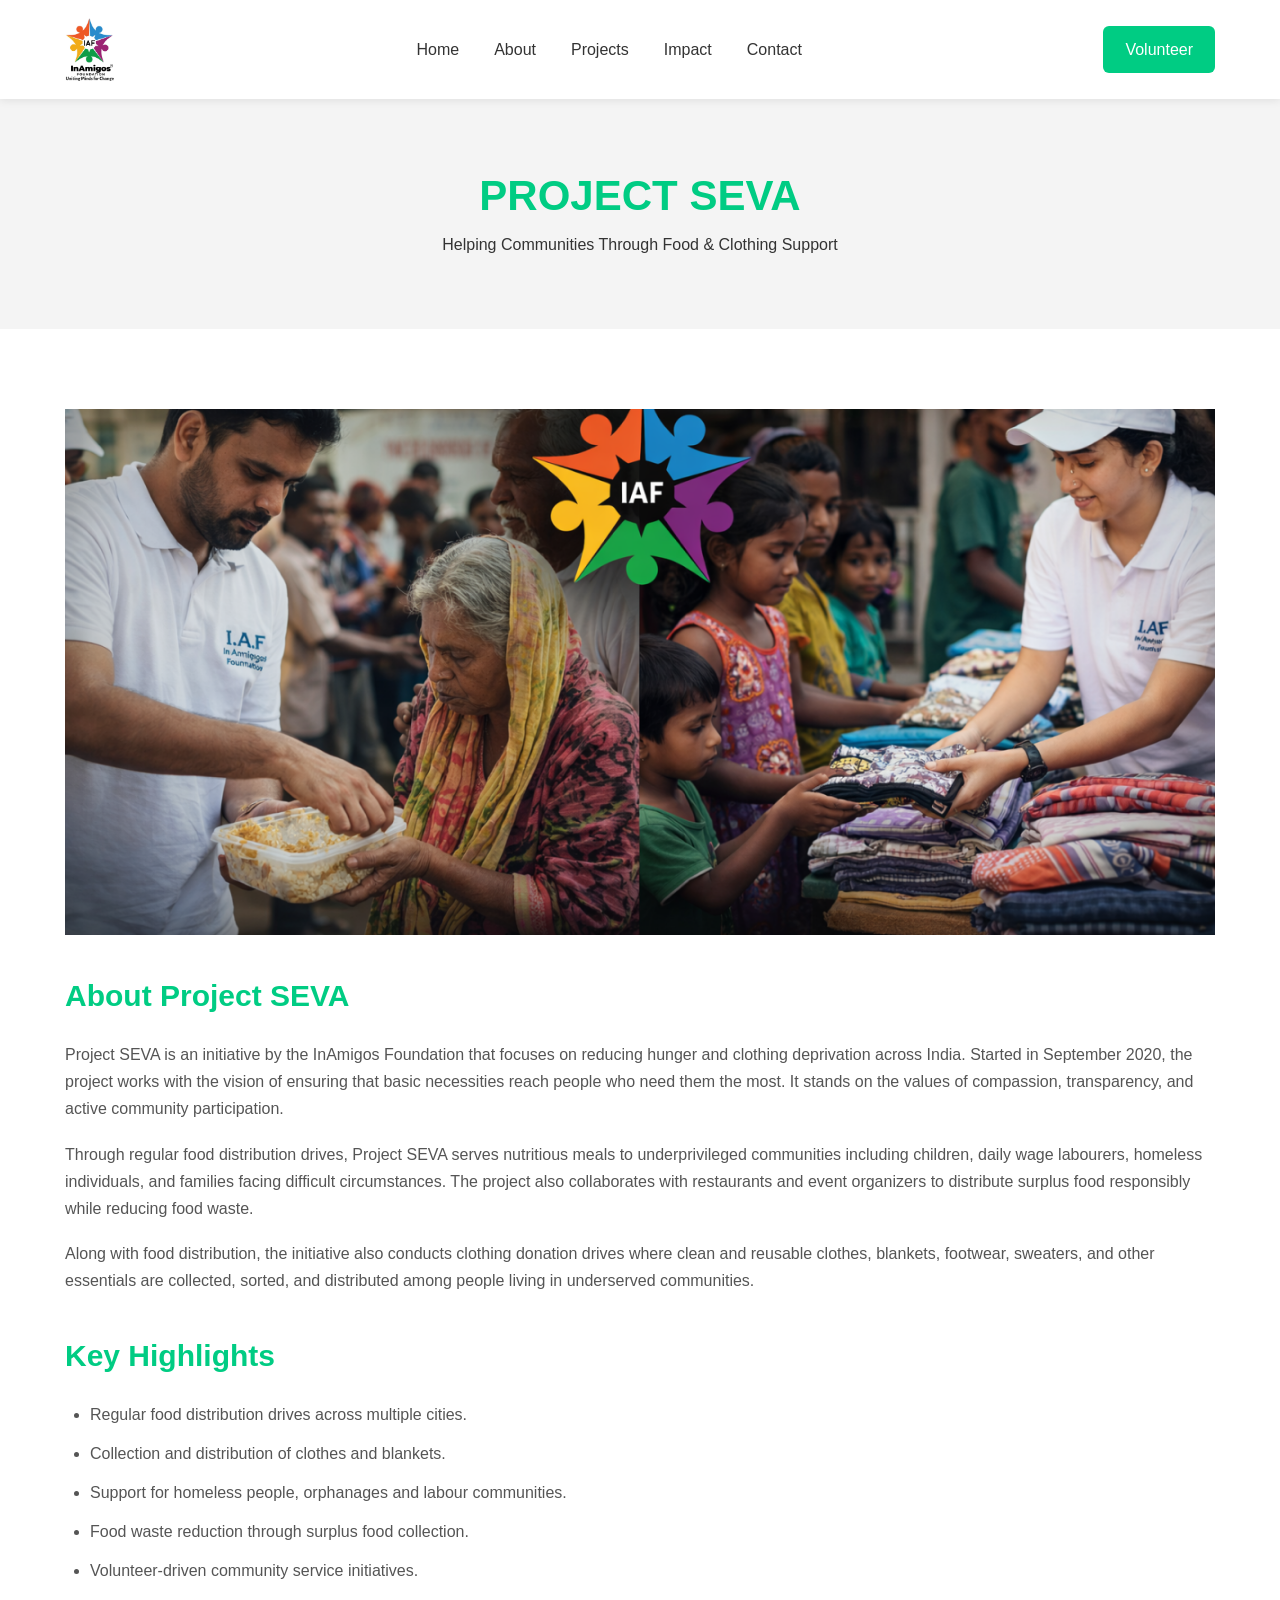
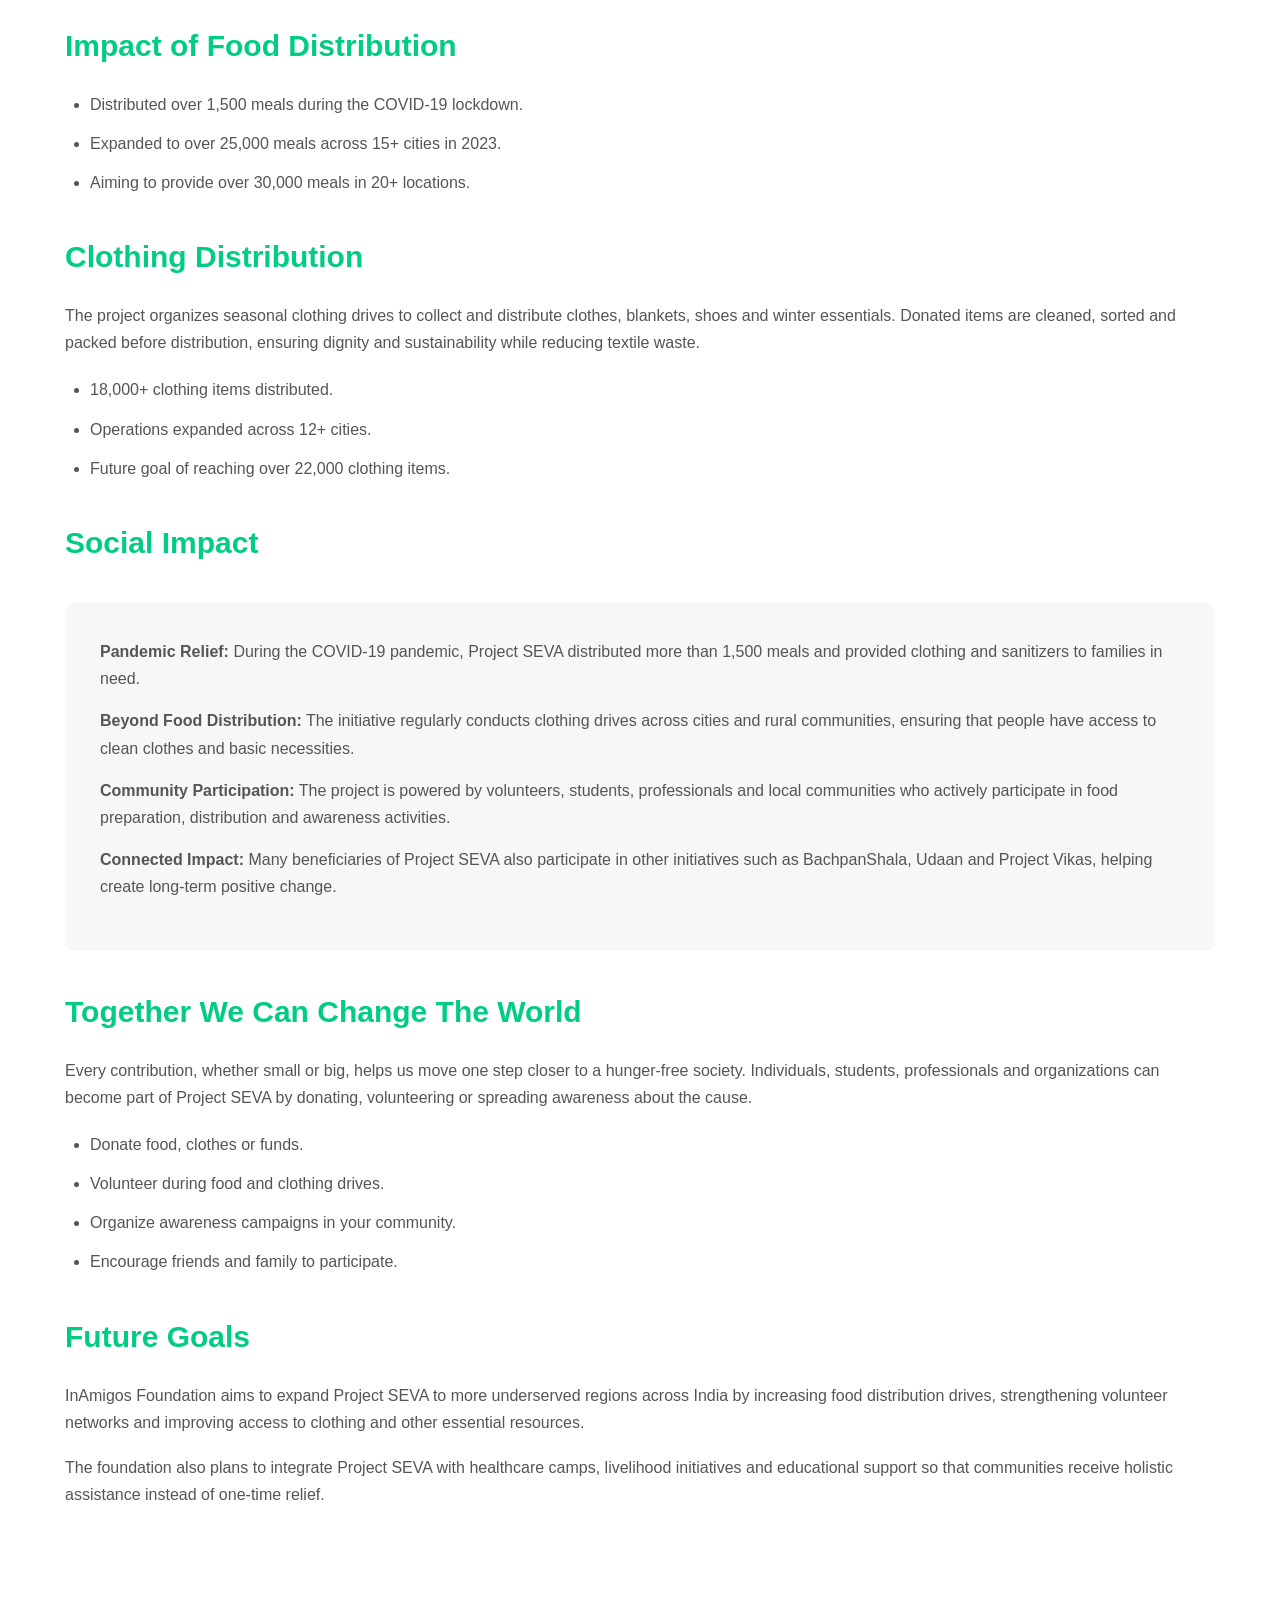
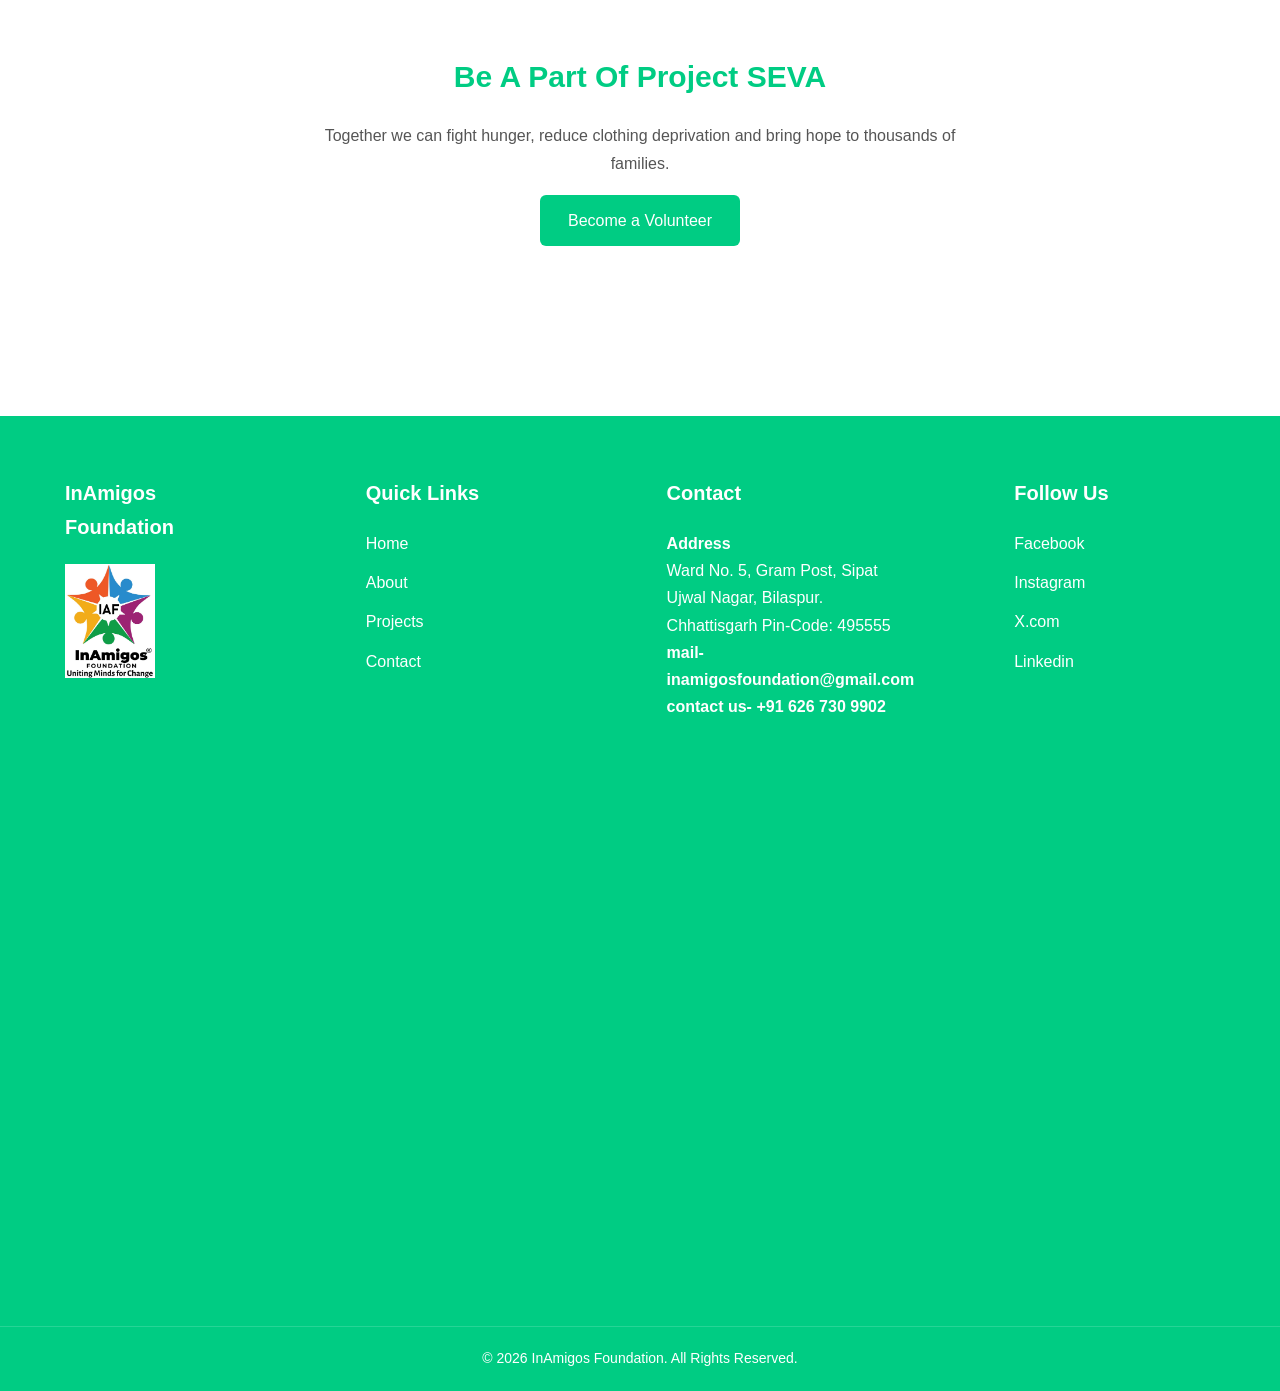
<file: seva.html>
<!DOCTYPE html>
<html lang="en">

<head>
    <meta charset="UTF-8">
    <meta name="viewport" content="width=device-width, initial-scale=1.0">
    <title>Project SEVA | InAmigos Foundation</title>

    <link rel="stylesheet" href="style.css">

</head>

<body>

    <!-- ================= HEADER ================= -->

    <header>

        <div class="container nav-container">

            <a href="index.html" class="logo">

                <!-- Replace Logo -->

                <img src="inamigos logo.jpg" alt="Logo">

            </a>

            <nav>

                <ul>

                    <li><a href="index.html">Home</a></li>

                    <li><a href="index.html">About</a></li>

                    <li><a href="index.html">Projects</a></li>

                    <li><a href="index.html">Impact</a></li>

                    <li><a href="index.html">Contact</a></li>

                </ul>

            </nav>

            <a href="volunteer.html" class="btn volunteer-btn">

                Volunteer

            </a>

        </div>

    </header>





    <!-- HEADING -->

    <section class="page-banner">

        <div class="container">

            <h1>

                PROJECT SEVA

            </h1>

            <p>

                Helping Communities Through Food & Clothing Support

            </p>

        </div>

    </section>





    <!-- MAIN CONTENT -->

    <section class="project-details">

        <div class="container">

            <!-- Replace with Project Image -->

            <div class="seva-banner-image">

                <img src="seva main.png" alt="Project SEVA">

            </div>





            <h2>

                About Project SEVA

            </h2>

            <p>

                Project SEVA is an initiative by the InAmigos Foundation that focuses on reducing hunger and clothing deprivation across India. Started in September 2020, the project works with the vision of ensuring that basic necessities reach people who need them the most. It stands on the values of compassion, transparency, and active community participation.

            </p>

            <p>

                Through regular food distribution drives, Project SEVA serves nutritious meals to underprivileged communities including children, daily wage labourers, homeless individuals, and families facing difficult circumstances. The project also collaborates with restaurants and event organizers to distribute surplus food responsibly while reducing food waste.

            </p>

            <p>

                Along with food distribution, the initiative also conducts clothing donation drives where clean and reusable clothes, blankets, footwear, sweaters, and other essentials are collected, sorted, and distributed among people living in underserved communities.

            </p>





            <h2>

                Key Highlights

            </h2>

            <ul>

                <li>Regular food distribution drives across multiple cities.</li>

                <li>Collection and distribution of clothes and blankets.</li>

                <li>Support for homeless people, orphanages and labour communities.</li>

                <li>Food waste reduction through surplus food collection.</li>

                <li>Volunteer-driven community service initiatives.</li>

            </ul>





            <h2>

                Impact of Food Distribution

            </h2>

            <ul>

                <li>Distributed over 1,500 meals during the COVID-19 lockdown.</li>

                <li>Expanded to over 25,000 meals across 15+ cities in 2023.</li>

                <li>Aiming to provide over 30,000 meals in 20+ locations.</li>

            </ul>





            <h2>

                Clothing Distribution

            </h2>

            <p>

                The project organizes seasonal clothing drives to collect and distribute clothes, blankets, shoes and winter essentials. Donated items are cleaned, sorted and packed before distribution, ensuring dignity and sustainability while reducing textile waste.

            </p>

            <ul>

                <li>18,000+ clothing items distributed.</li>

                <li>Operations expanded across 12+ cities.</li>

                <li>Future goal of reaching over 22,000 clothing items.</li>

            </ul>

                        <h2>Social Impact</h2>

            <div class="impact-box">

                <p><strong>Pandemic Relief:</strong> During the COVID-19 pandemic, Project SEVA distributed more than 1,500 meals and provided clothing and sanitizers to families in need.</p>

                <p><strong>Beyond Food Distribution:</strong> The initiative regularly conducts clothing drives across cities and rural communities, ensuring that people have access to clean clothes and basic necessities.</p>

                <p><strong>Community Participation:</strong> The project is powered by volunteers, students, professionals and local communities who actively participate in food preparation, distribution and awareness activities.</p>

                <p><strong>Connected Impact:</strong> Many beneficiaries of Project SEVA also participate in other initiatives such as BachpanShala, Udaan and Project Vikas, helping create long-term positive change.</p>

            </div>



            <h2>Together We Can Change The World</h2>

            <p>

                Every contribution, whether small or big, helps us move one step closer to a hunger-free society. Individuals, students, professionals and organizations can become part of Project SEVA by donating, volunteering or spreading awareness about the cause.

            </p>

            <ul>

                <li>Donate food, clothes or funds.</li>

                <li>Volunteer during food and clothing drives.</li>

                <li>Organize awareness campaigns in your community.</li>

                <li>Encourage friends and family to participate.</li>

            </ul>



            <h2>Future Goals</h2>

            <p>

                InAmigos Foundation aims to expand Project SEVA to more underserved regions across India by increasing food distribution drives, strengthening volunteer networks and improving access to clothing and other essential resources.

            </p>

            <p>

                The foundation also plans to integrate Project SEVA with healthcare camps, livelihood initiatives and educational support so that communities receive holistic assistance instead of one-time relief.

            </p>



            <div class="cta">

                <h2>Be A Part Of Project SEVA</h2>

                <p>

                    Together we can fight hunger, reduce clothing deprivation and bring hope to thousands of families.

                </p>

                <a href="volunteer.html" class="btn">
                    Become a Volunteer
                </a>

            </div>

        </div>

    </section>



    <!-- ================= FOOTER ================= -->

    <footer id="contact">

        <div class="container footer-grid">

            <div>

                <h3>InAmigos Foundation</h3>

                <p class="seva_logo">

                   <img src="inamigos logo.jpg">

                </p>

            </div>

            <div>

                <h3>Quick Links</h3>

                <ul>

                    <li><a href="index.html">Home</a></li>

                    <li><a href="index.html">About</a></li>

                    <li><a href="index.html">Projects</a></li>

                    <li><a href="index.html">Contact</a></li>

                </ul>

            </div>

            <div>

                

<h3>Contact</h3>
<h4>Address</h4>
Ward No. 5, Gram Post,
Sipat Ujwal Nagar,
Bilaspur. Chhattisgarh
Pin-Code: 495555
<h4>mail- inamigosfoundation@gmail.com</h4>
<h4>contact us- +91 626 730 9902</h4>
            </div>

            <div>

                <h3>Follow Us</h3>

                <div class="socials">

                    <a href="https://www.facebook.com/inamigos.inamigos">Facebook</a>

                    <a href="https://www.instagram.com/inamigos/">Instagram</a>

                    <a href="https://x.com/InamigosF">X.com</a>
                    <a href="https://in.linkedin.com/company/inamigos-foundation">Linkedin</a>

                </div>

            </div>

        </div>

        <div class="copyright">

            © 2026 InAmigos Foundation. All Rights Reserved.

        </div>

    </footer>

</body>

</html>
</file>
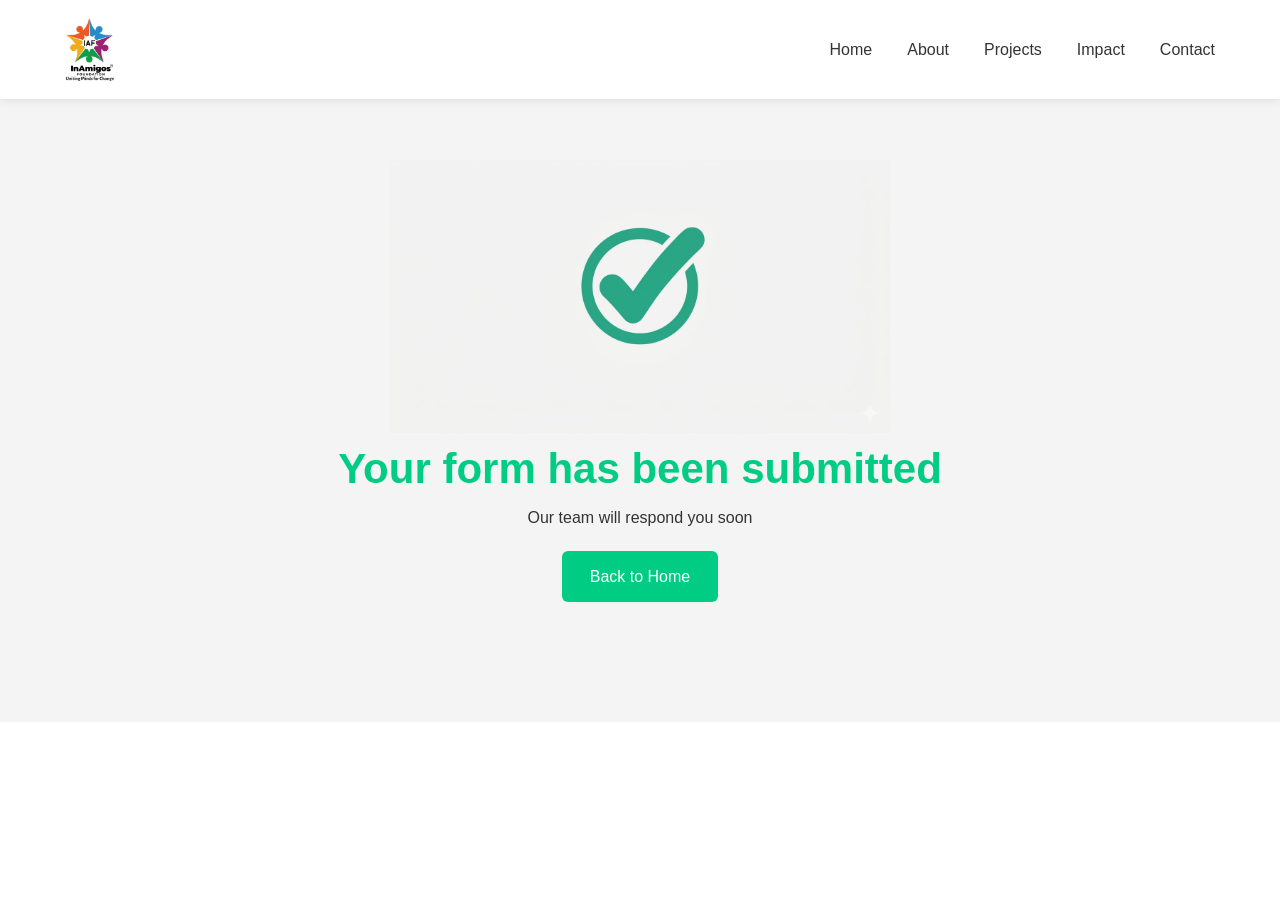
<file: submitted.html>
<!DOCTYPE html>
<html lang="en">

<head>
    <meta charset="UTF-8">
    <meta name="viewport" content="width=device-width, initial-scale=1.0">
    <title>volunteer</title>

    <link rel="stylesheet" href="style.css">

</head>

<body>

    <!--HEADER -->

    <header>

        <div class="container nav-container">

            <a href="index.html" class="logo">

                

                <img src="inamigos logo.jpg" alt="Logo">

            </a>

            <nav>

                <ul>

                    <li><a href="index.html">Home</a></li>

                    <li><a href="index.html">About</a></li>

                    <li><a href="index.html">Projects</a></li>

                    <li><a href="index.html">Impact</a></li>

                    <li><a href="index.html">Contact</a></li>

                </ul>

            </nav>

            

        </div>

    </header>


    <section class="page-banner">

        <div class="container">


            <section>

                <img src="image_8cacc7e4.png" class="submit-image">

              <h1>

                Your form has been submitted

            </h1>

            <p>

              Our team will respond you soon

            </p>
            </section>

        </div>

<div>
        <a href="index.html" class="submit-button" style="margin-bottom: 50px;">
                    Back to Home
                </a>
                </div>
</file>
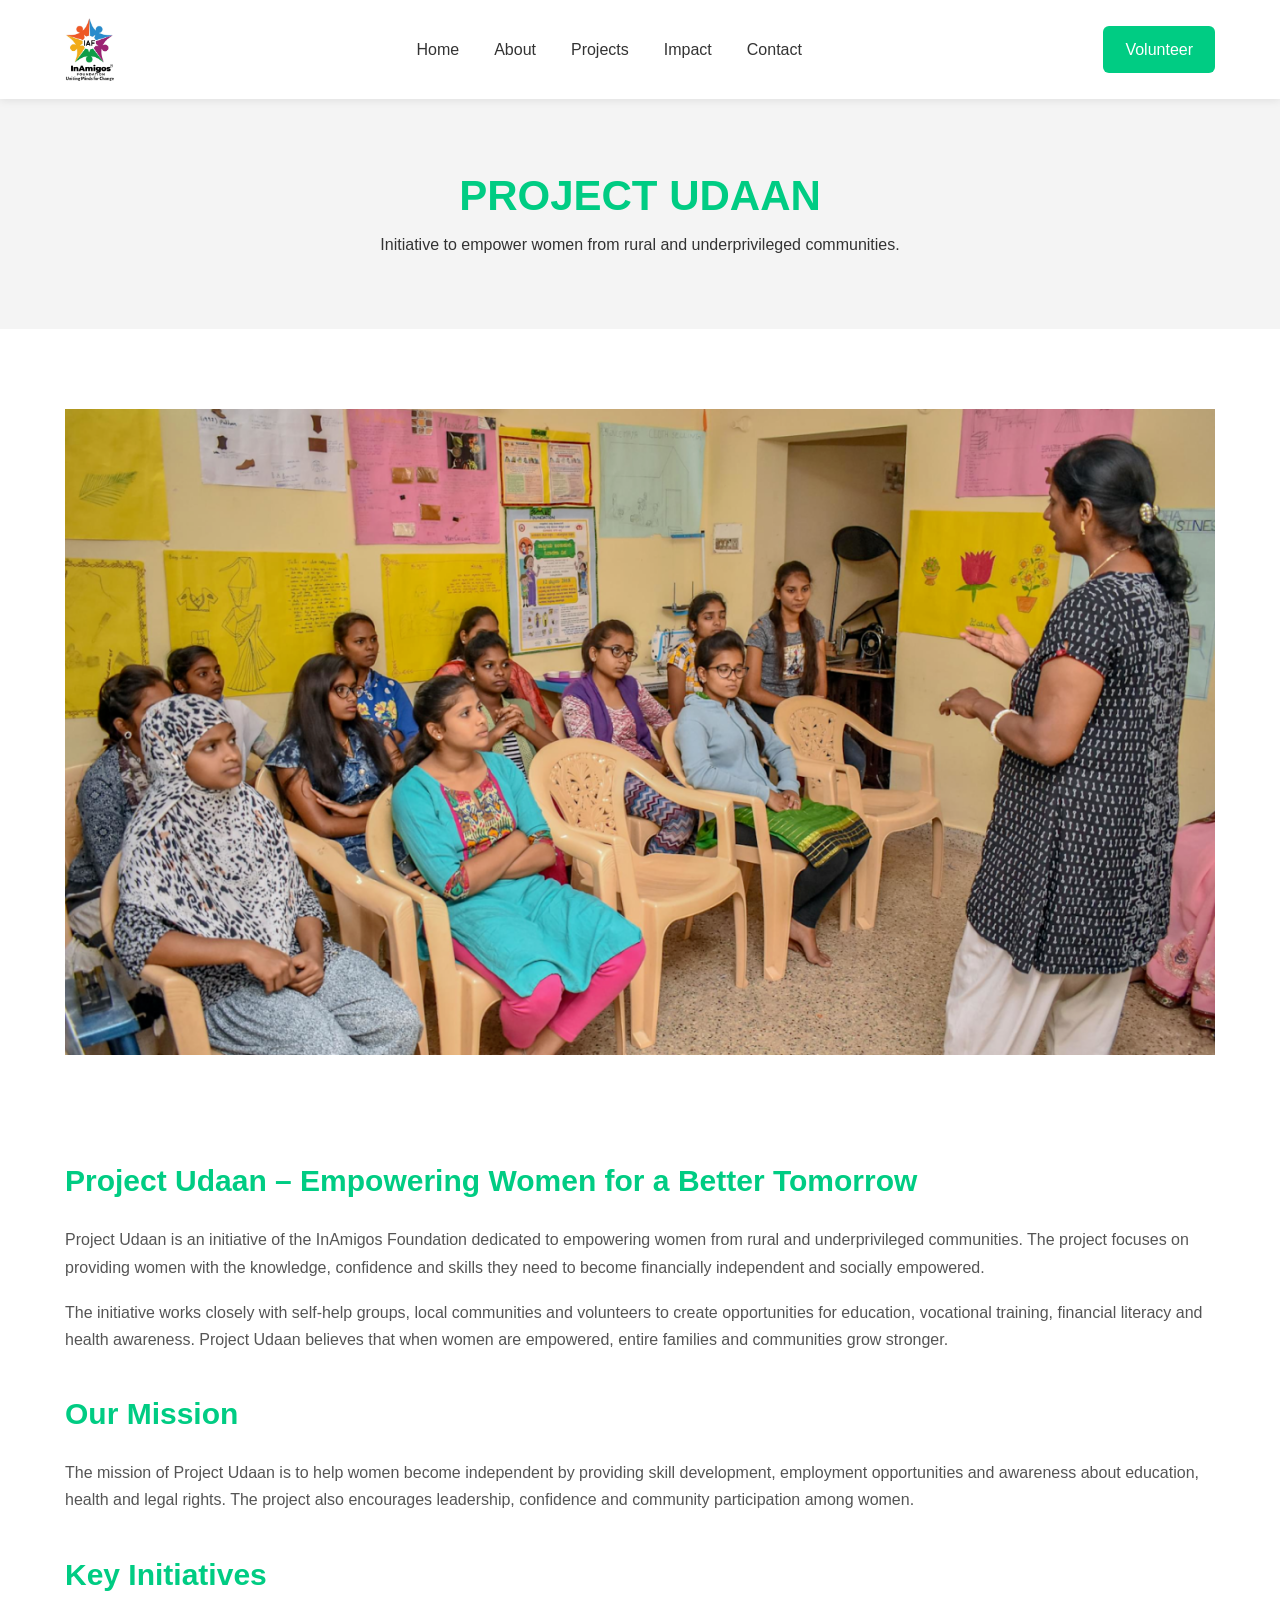
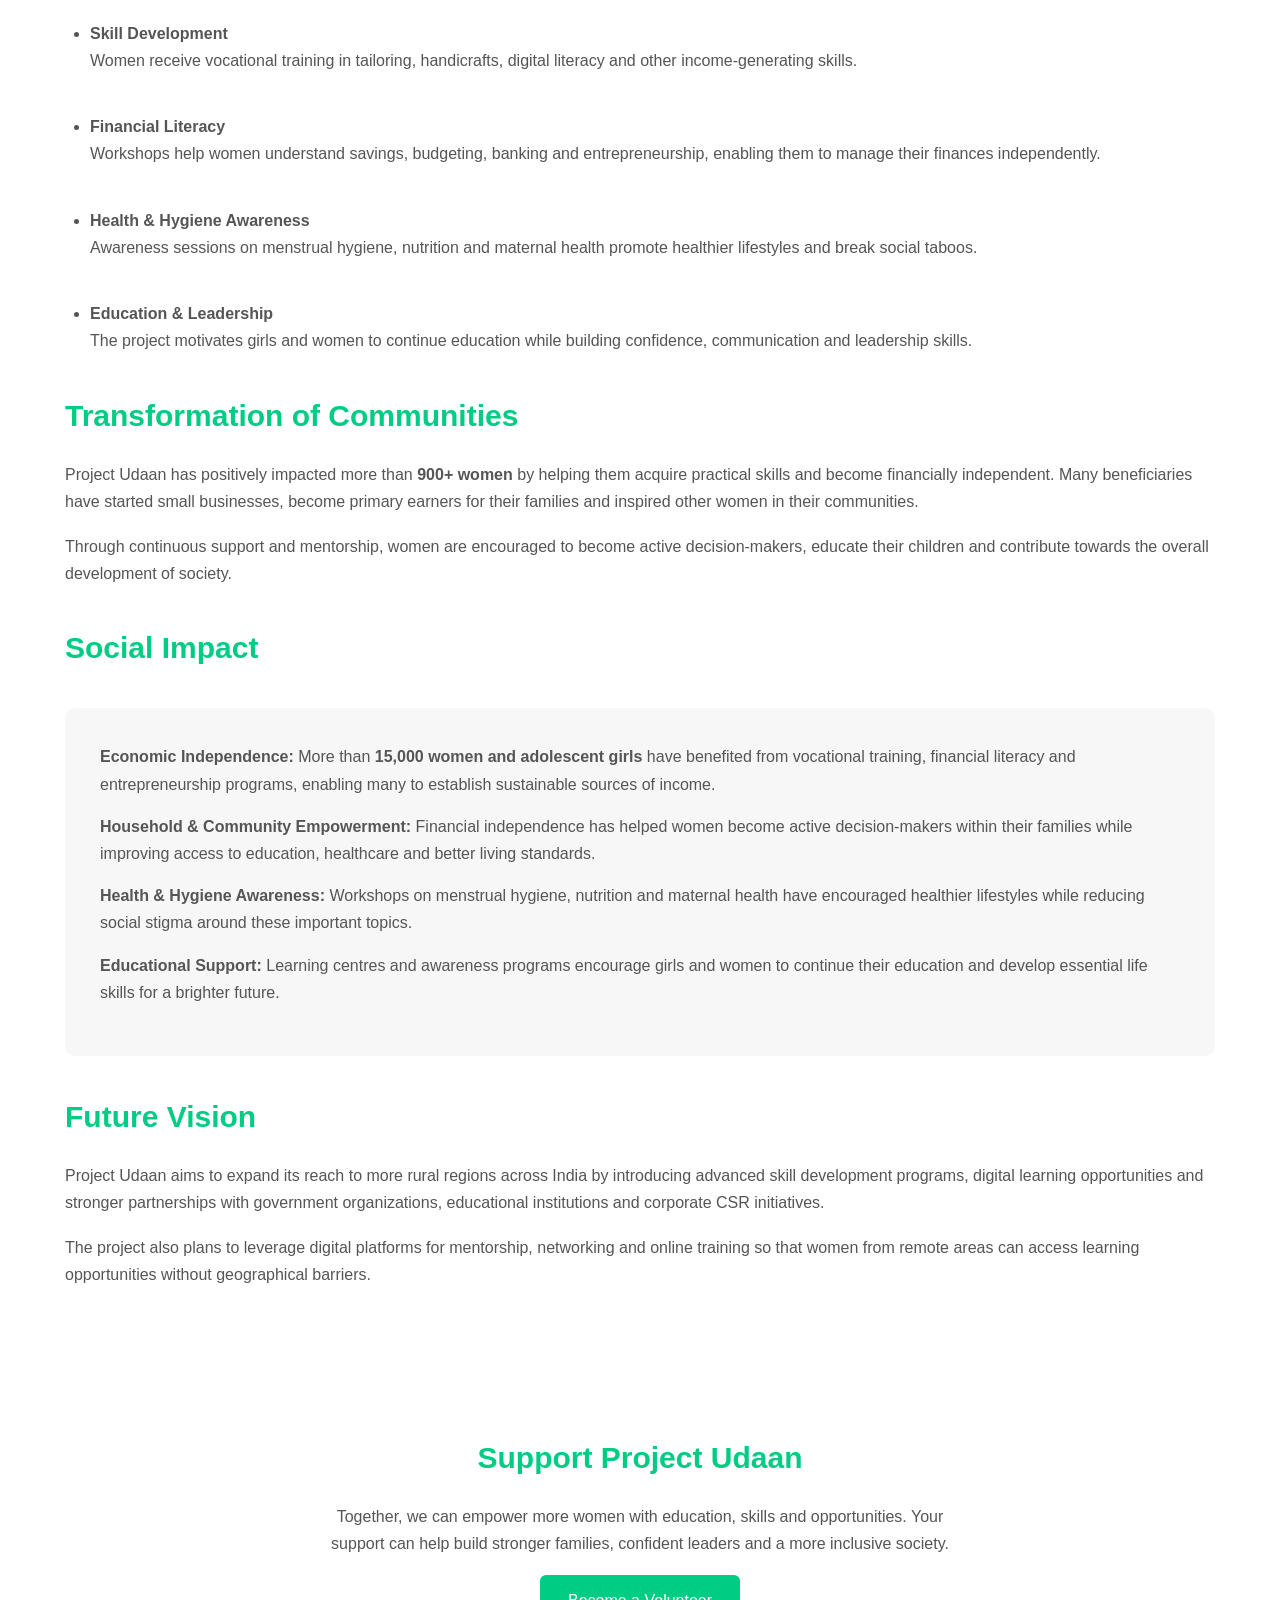
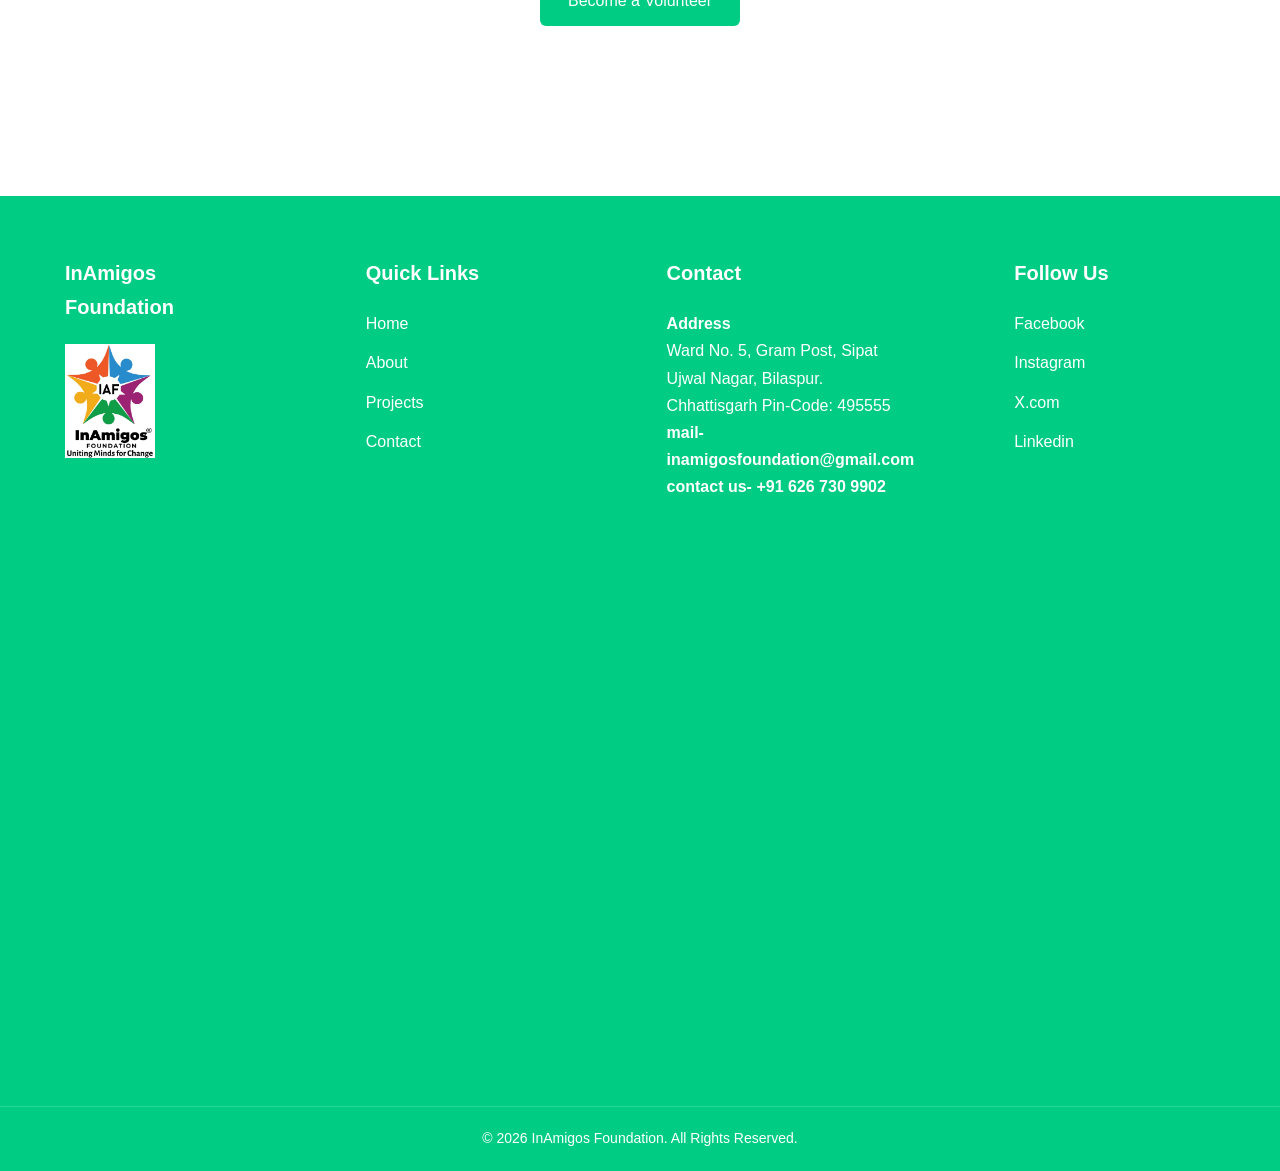
<file: udaan.html>
<!DOCTYPE html>
<html lang="en">

<head>
    <meta charset="UTF-8">
    <meta name="viewport" content="width=device-width, initial-scale=1.0">
    <title>Project seva</title>

    <link rel="stylesheet" href="style.css">

</head>

<body>

    <!-- ================= HEADER ================= -->

    <header>

        <div class="container nav-container">

            <a href="index.html" class="logo">

                

                <img src="inamigos logo.jpg" alt="Logo">

            </a>

            <nav>

                <ul>

                    <li><a href="index.html">Home</a></li>

                    <li><a href="index.html">About</a></li>

                    <li><a href="index.html">Projects</a></li>

                    <li><a href="index.html">Impact</a></li>

                    <li><a href="index.html">Contact</a></li>

                </ul>

            </nav>

            <a href="volunteer.html" class="btn volunteer-btn">

                Volunteer

            </a>

        </div>

    </header>





    <!-- HEADING -->

    <section class="page-banner">

        <div class="container">

            <h1>

                PROJECT UDAAN

            </h1>

            <p>

              Initiative to empower women from rural and underprivileged communities.

            </p>

        </div>

    </section>





    <!-- MAIN CONTENT -->

    <section class="project-details">

    <div class="container">

        <!-- Replace with Project Image -->
        <div class="jeev-banner-image">
            <img src="udaanre.png" alt="Project Udaan">
        </div>

        <h2>Project Udaan – Empowering Women for a Better Tomorrow</h2>

        <p>
            Project Udaan is an initiative of the InAmigos Foundation dedicated to empowering women from rural and
            underprivileged communities. The project focuses on providing women with the knowledge, confidence and
            skills they need to become financially independent and socially empowered.
        </p>

        <p>
            The initiative works closely with self-help groups, local communities and volunteers to create
            opportunities for education, vocational training, financial literacy and health awareness. Project
            Udaan believes that when women are empowered, entire families and communities grow stronger.
        </p>

        <h2>Our Mission</h2>

        <p>
            The mission of Project Udaan is to help women become independent by providing skill development,
            employment opportunities and awareness about education, health and legal rights. The project also
            encourages leadership, confidence and community participation among women.
        </p>

        <h2>Key Initiatives</h2>

        <ul>

            <li>
                <strong>Skill Development</strong><br>
                Women receive vocational training in tailoring, handicrafts, digital literacy and other
                income-generating skills.
            </li>

            <br>

            <li>
                <strong>Financial Literacy</strong><br>
                Workshops help women understand savings, budgeting, banking and entrepreneurship, enabling
                them to manage their finances independently.
            </li>

            <br>

            <li>
                <strong>Health & Hygiene Awareness</strong><br>
                Awareness sessions on menstrual hygiene, nutrition and maternal health promote healthier
                lifestyles and break social taboos.
            </li>

            <br>

            <li>
                <strong>Education & Leadership</strong><br>
                The project motivates girls and women to continue education while building confidence,
                communication and leadership skills.
            </li>

        </ul>

        <h2>Transformation of Communities</h2>

        <p>
            Project Udaan has positively impacted more than <strong>900+ women</strong> by helping them acquire
            practical skills and become financially independent. Many beneficiaries have started small businesses,
            become primary earners for their families and inspired other women in their communities.
        </p>

        <p>
            Through continuous support and mentorship, women are encouraged to become active decision-makers,
            educate their children and contribute towards the overall development of society.
        </p>

        <h2>Social Impact</h2>

        <div class="impact-box">

            <p>
                <strong>Economic Independence:</strong>
                More than <strong>15,000 women and adolescent girls</strong> have benefited from vocational
                training, financial literacy and entrepreneurship programs, enabling many to establish
                sustainable sources of income.
            </p>

            <p>
                <strong>Household & Community Empowerment:</strong>
                Financial independence has helped women become active decision-makers within their families
                while improving access to education, healthcare and better living standards.
            </p>

            <p>
                <strong>Health & Hygiene Awareness:</strong>
                Workshops on menstrual hygiene, nutrition and maternal health have encouraged healthier
                lifestyles while reducing social stigma around these important topics.
            </p>

            <p>
                <strong>Educational Support:</strong>
                Learning centres and awareness programs encourage girls and women to continue their education
                and develop essential life skills for a brighter future.
            </p>

        </div>

        <h2>Future Vision</h2>

        <p>
            Project Udaan aims to expand its reach to more rural regions across India by introducing advanced
            skill development programs, digital learning opportunities and stronger partnerships with
            government organizations, educational institutions and corporate CSR initiatives.
        </p>

        <p>
            The project also plans to leverage digital platforms for mentorship, networking and online
            training so that women from remote areas can access learning opportunities without geographical
            barriers.
        </p>

        <div class="cta">

            <h2>Support Project Udaan</h2>

            <p>
                Together, we can empower more women with education, skills and opportunities. Your support can
                help build stronger families, confident leaders and a more inclusive society.
            </p>


                <a href="volunteer.html" class="btn">
                    Become a Volunteer
                </a>

            </div>

        </div>

    </section>



    <!-- ================= FOOTER ================= -->

    <footer id="contact">

        <div class="container footer-grid">

            <div>

                <h3>InAmigos Foundation</h3>

                <p class="seva_logo">
                    

                   <img src="inamigos logo.jpg">

                </p>

            </div>

            <div>

                <h3>Quick Links</h3>

                <ul>

                    <li><a href="index.html">Home</a></li>

                    <li><a href="index.html">About</a></li>

                    <li><a href="index.html">Projects</a></li>

                    <li><a href="index.html">Contact</a></li>

                </ul>

            </div>

            <div>

                

<h3>Contact</h3>
<h4>Address</h4>
Ward No. 5, Gram Post,
Sipat Ujwal Nagar,
Bilaspur. Chhattisgarh
Pin-Code: 495555
<h4>mail- inamigosfoundation@gmail.com</h4>
<h4>contact us- +91 626 730 9902</h4>
            </div>

            <div>

                <h3>Follow Us</h3>

                <div class="socials">

                    <a href="https://www.facebook.com/inamigos.inamigos">Facebook</a>

                    <a href="https://www.instagram.com/inamigos/">Instagram</a>

                    <a href="https://x.com/InamigosF">X.com</a>
                    <a href="https://in.linkedin.com/company/inamigos-foundation">Linkedin</a>

                </div>

            </div>

        </div>

        <div class="copyright">

            © 2026 InAmigos Foundation. All Rights Reserved.

        </div>

    </footer>

</body>

</html>
</file>
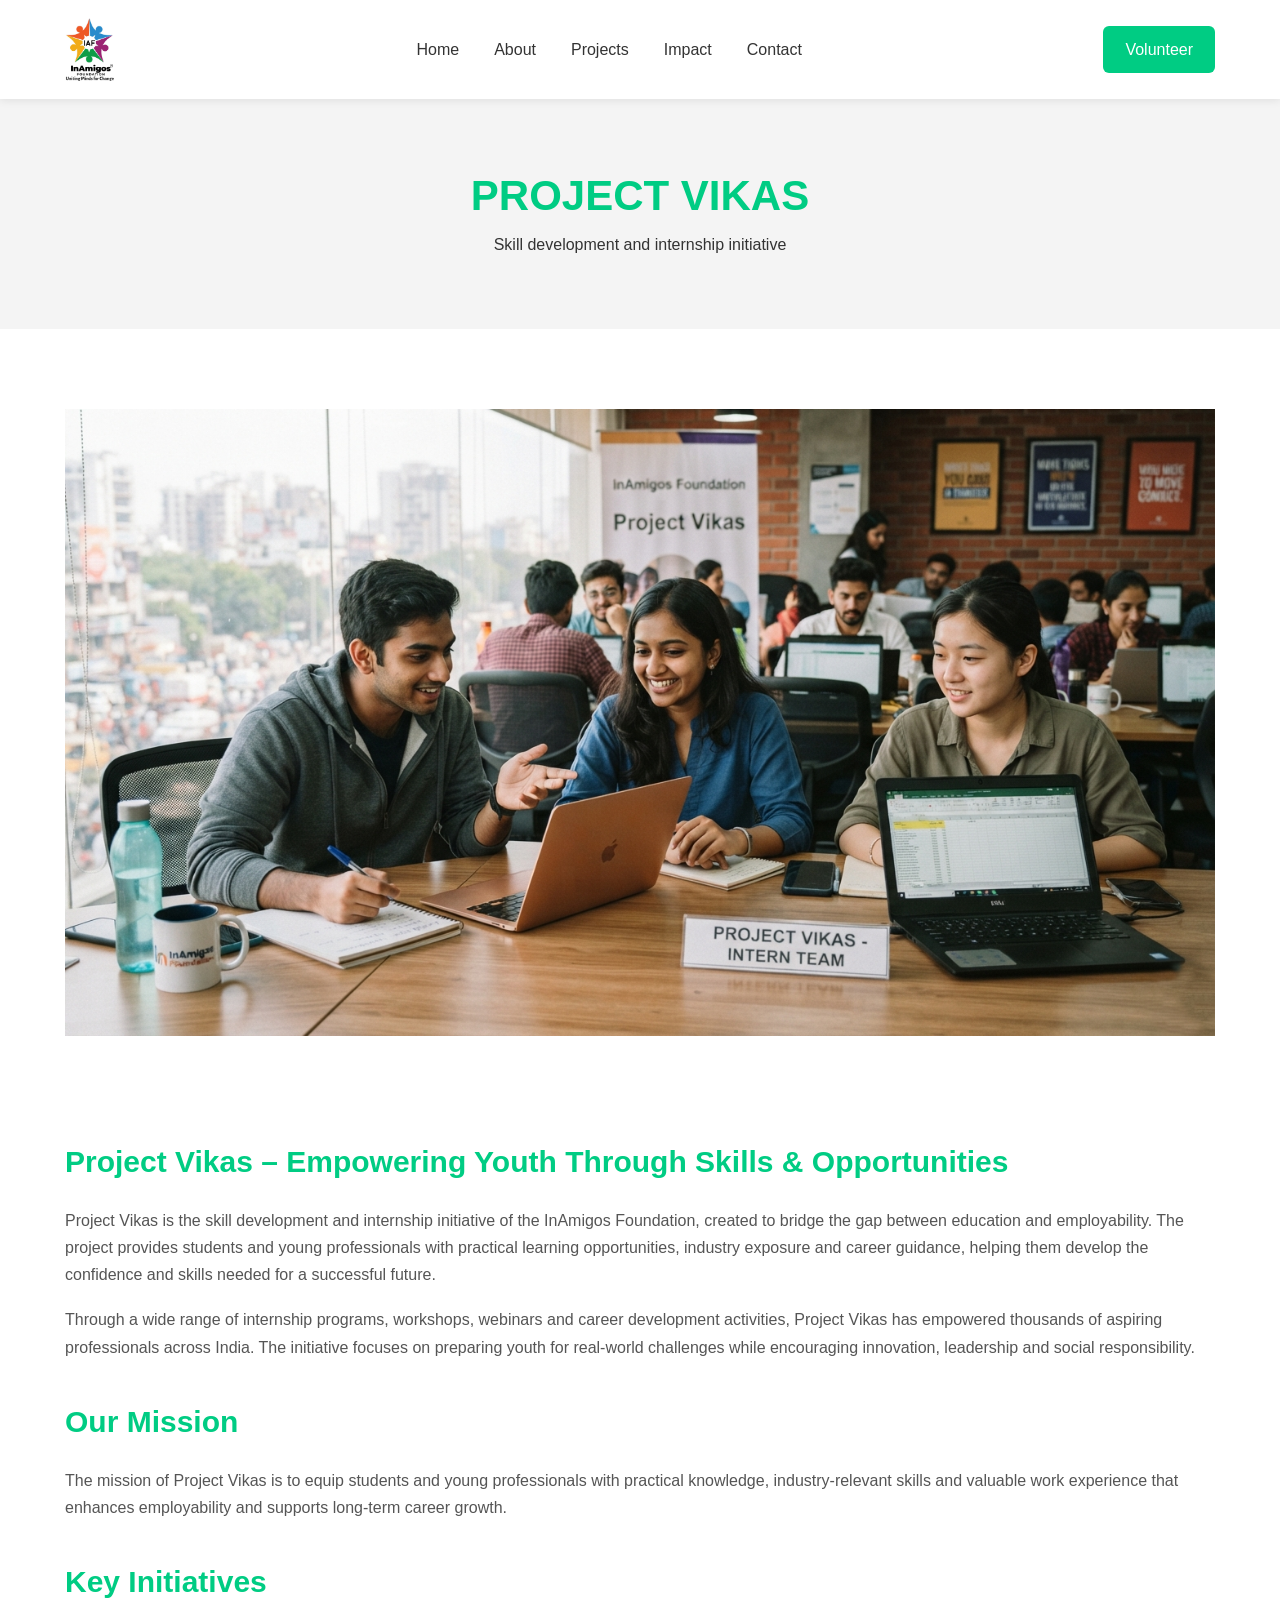
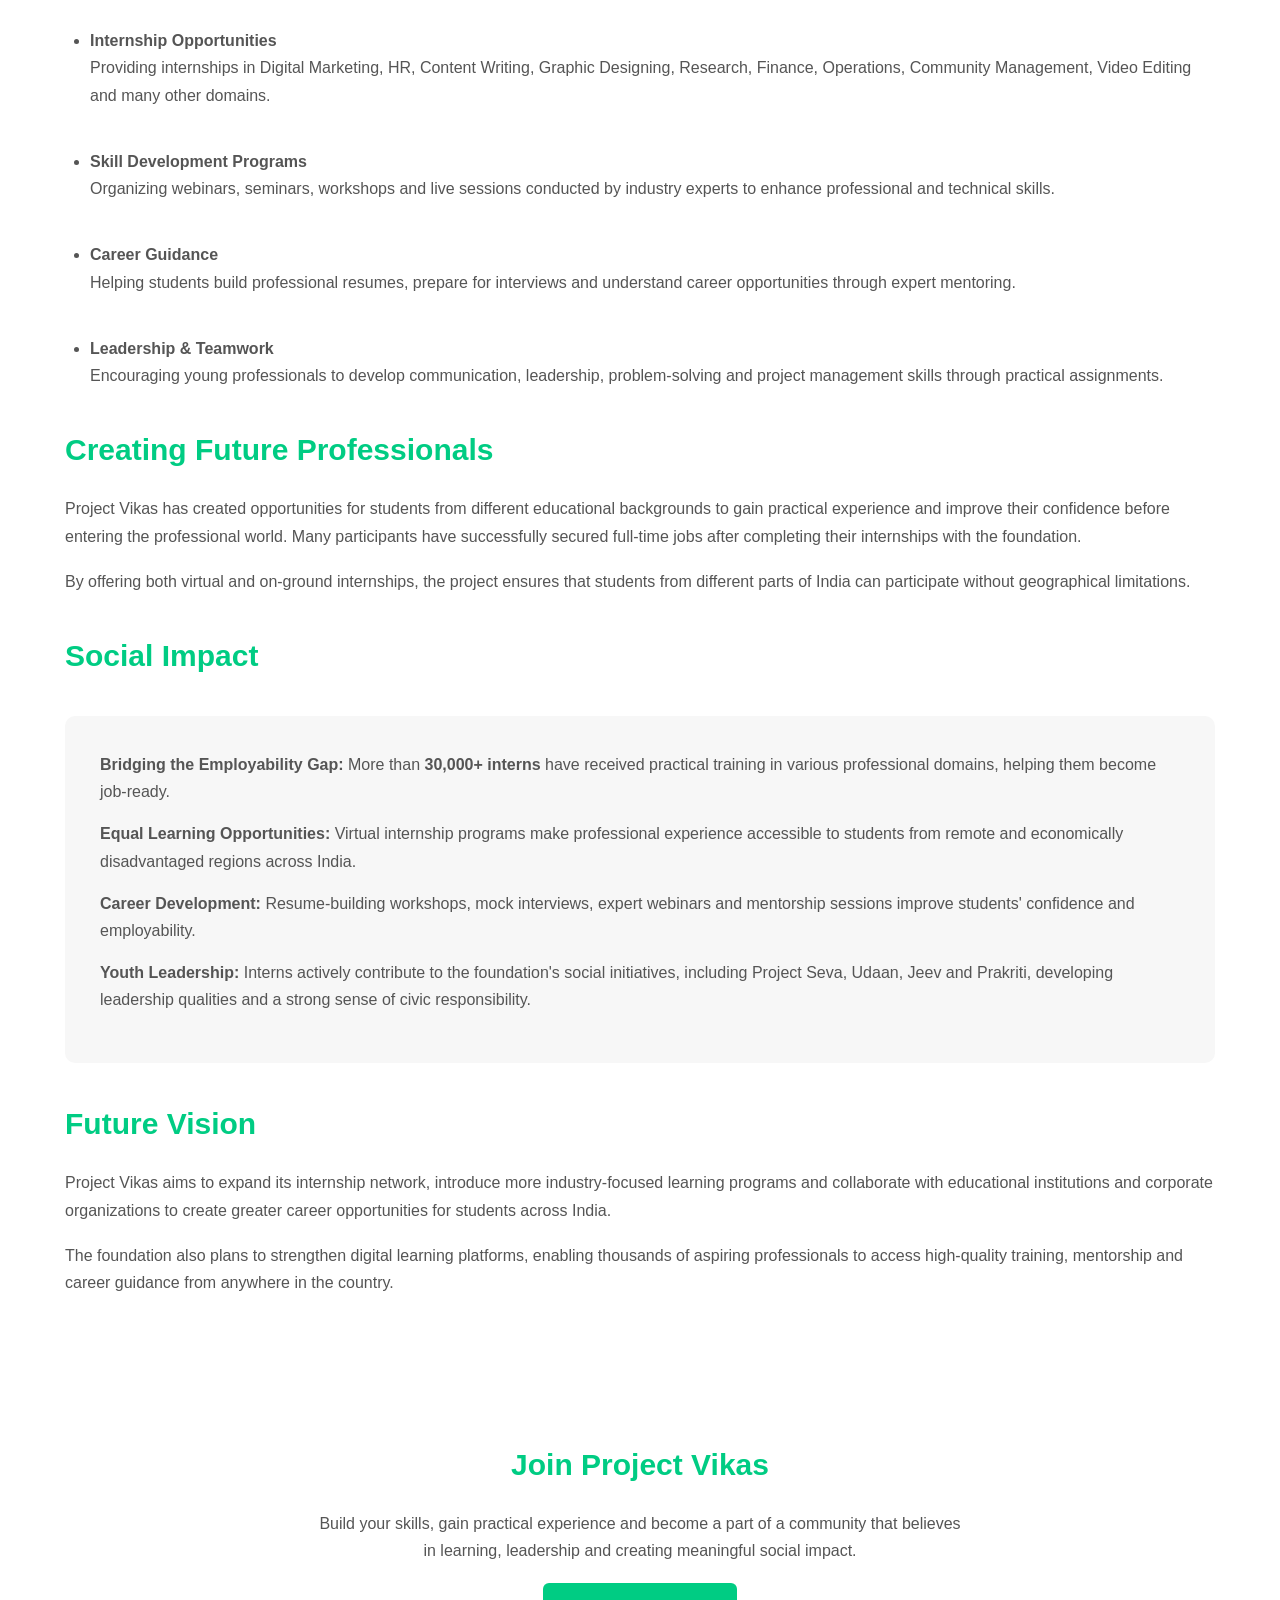
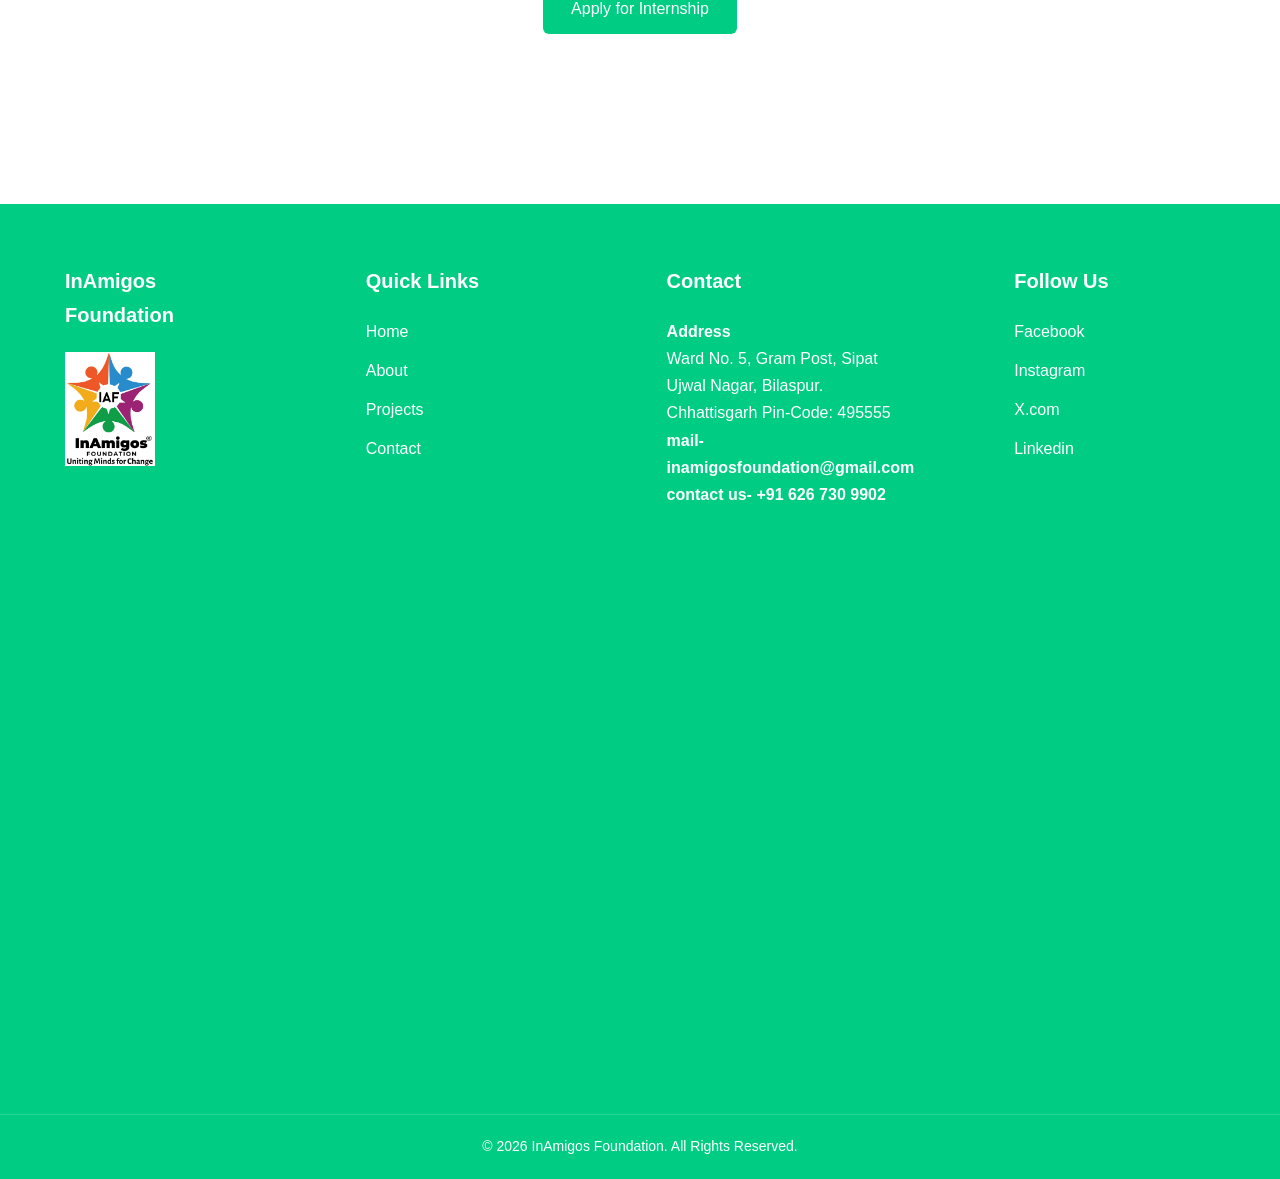
<file: vikas.html>
<!DOCTYPE html>
<html lang="en">

<head>
    <meta charset="UTF-8">
    <meta name="viewport" content="width=device-width, initial-scale=1.0">
    <title>Project SEVA | InAmigos Foundation</title>

    <link rel="stylesheet" href="style.css">
</head>

<body>

    <!-- ================= HEADER ================= -->

    <header>

        <div class="container nav-container">

            <a href="index.html" class="logo">

                

                <img src="inamigos logo.jpg" alt="Logo">

            </a>

            <nav>

                <ul>

                    <li><a href="index.html">Home</a></li>

                    <li><a href="index.html">About</a></li>

                    <li><a href="index.html">Projects</a></li>

                    <li><a href="index.html">Impact</a></li>

                    <li><a href="index.html">Contact</a></li>

                </ul>

            </nav>

            <a href="volunteer.html" class="btn volunteer-btn">

                Volunteer

            </a>

        </div>

    </header>





    <!-- HEADING -->

    <section class="page-banner">

        <div class="container">

            <h1>

                PROJECT VIKAS

            </h1>

            <p>

              Skill development and internship initiative

            </p>

        </div>

    </section>





    <!-- MAIN CONTENT -->

<section class="project-details">

    <div class="container">

        <!-- Replace with Project Image -->
        <div class="jeev-banner-image">
            <img src="image_fd609c1.png" alt="Project Vikas">
        </div>

        <h2>Project Vikas – Empowering Youth Through Skills & Opportunities</h2>

        <p>
            Project Vikas is the skill development and internship initiative of the InAmigos Foundation,
            created to bridge the gap between education and employability. The project provides students and
            young professionals with practical learning opportunities, industry exposure and career guidance,
            helping them develop the confidence and skills needed for a successful future.
        </p>

        <p>
            Through a wide range of internship programs, workshops, webinars and career development
            activities, Project Vikas has empowered thousands of aspiring professionals across India. The
            initiative focuses on preparing youth for real-world challenges while encouraging innovation,
            leadership and social responsibility.
        </p>

        <h2>Our Mission</h2>

        <p>
            The mission of Project Vikas is to equip students and young professionals with practical
            knowledge, industry-relevant skills and valuable work experience that enhances employability and
            supports long-term career growth.
        </p>

        <h2>Key Initiatives</h2>

        <ul>

            <li>
                <strong>Internship Opportunities</strong><br>
                Providing internships in Digital Marketing, HR, Content Writing, Graphic Designing,
                Research, Finance, Operations, Community Management, Video Editing and many other domains.
            </li>

            <br>

            <li>
                <strong>Skill Development Programs</strong><br>
                Organizing webinars, seminars, workshops and live sessions conducted by industry experts to
                enhance professional and technical skills.
            </li>

            <br>

            <li>
                <strong>Career Guidance</strong><br>
                Helping students build professional resumes, prepare for interviews and understand career
                opportunities through expert mentoring.
            </li>

            <br>

            <li>
                <strong>Leadership & Teamwork</strong><br>
                Encouraging young professionals to develop communication, leadership, problem-solving and
                project management skills through practical assignments.
            </li>

        </ul>

        <h2>Creating Future Professionals</h2>

        <p>
            Project Vikas has created opportunities for students from different educational backgrounds to
            gain practical experience and improve their confidence before entering the professional world.
            Many participants have successfully secured full-time jobs after completing their internships
            with the foundation.
        </p>

        <p>
            By offering both virtual and on-ground internships, the project ensures that students from
            different parts of India can participate without geographical limitations.
        </p>

        <h2>Social Impact</h2>

        <div class="impact-box">

            <p>
                <strong>Bridging the Employability Gap:</strong>
                More than <strong>30,000+ interns</strong> have received practical training in various
                professional domains, helping them become job-ready.
            </p>

            <p>
                <strong>Equal Learning Opportunities:</strong>
                Virtual internship programs make professional experience accessible to students from
                remote and economically disadvantaged regions across India.
            </p>

            <p>
                <strong>Career Development:</strong>
                Resume-building workshops, mock interviews, expert webinars and mentorship sessions improve
                students' confidence and employability.
            </p>

            <p>
                <strong>Youth Leadership:</strong>
                Interns actively contribute to the foundation's social initiatives, including Project
                Seva, Udaan, Jeev and Prakriti, developing leadership qualities and a strong sense of civic
                responsibility.
            </p>

        </div>

        <h2>Future Vision</h2>

        <p>
            Project Vikas aims to expand its internship network, introduce more industry-focused learning
            programs and collaborate with educational institutions and corporate organizations to create
            greater career opportunities for students across India.
        </p>

        <p>
            The foundation also plans to strengthen digital learning platforms, enabling thousands of
            aspiring professionals to access high-quality training, mentorship and career guidance from
            anywhere in the country.
        </p>

        <div class="cta">

            <h2>Join Project Vikas</h2>

            <p>
                Build your skills, gain practical experience and become a part of a community that believes
                in learning, leadership and creating meaningful social impact.
            </p>


                <a href="volunteer.html" class="btn">
                    Apply for Internship
                </a>

            </div>

        </div>

    </section>



    <!-- ================= FOOTER ================= -->

    <footer id="contact">

        <div class="container footer-grid">

            <div>

                <h3>InAmigos Foundation</h3>

                <p class="seva_logo">
                    

                   <img src="inamigos logo.jpg">

                </p>

            </div>

            <div>

                <h3>Quick Links</h3>

                <ul>

                    <li><a href="index.html">Home</a></li>

                    <li><a href="index.html">About</a></li>

                    <li><a href="index.html">Projects</a></li>

                    <li><a href="index.html">Contact</a></li>

                </ul>

            </div>

            <div>

                

<h3>Contact</h3>
<h4>Address</h4>
Ward No. 5, Gram Post,
Sipat Ujwal Nagar,
Bilaspur. Chhattisgarh
Pin-Code: 495555
<h4>mail- inamigosfoundation@gmail.com</h4>
<h4>contact us- +91 626 730 9902</h4>
            </div>

            <div>

                <h3>Follow Us</h3>

                <div class="socials">

                    <a href="https://www.facebook.com/inamigos.inamigos">Facebook</a>

                    <a href="https://www.instagram.com/inamigos/">Instagram</a>

                    <a href="https://x.com/InamigosF">X.com</a>
                    <a href="https://in.linkedin.com/company/inamigos-foundation">Linkedin</a>

                </div>

            </div>

        </div>

        <div class="copyright">

            © 2026 InAmigos Foundation. All Rights Reserved.

        </div>

    </footer>

</body>

</html>
</file>
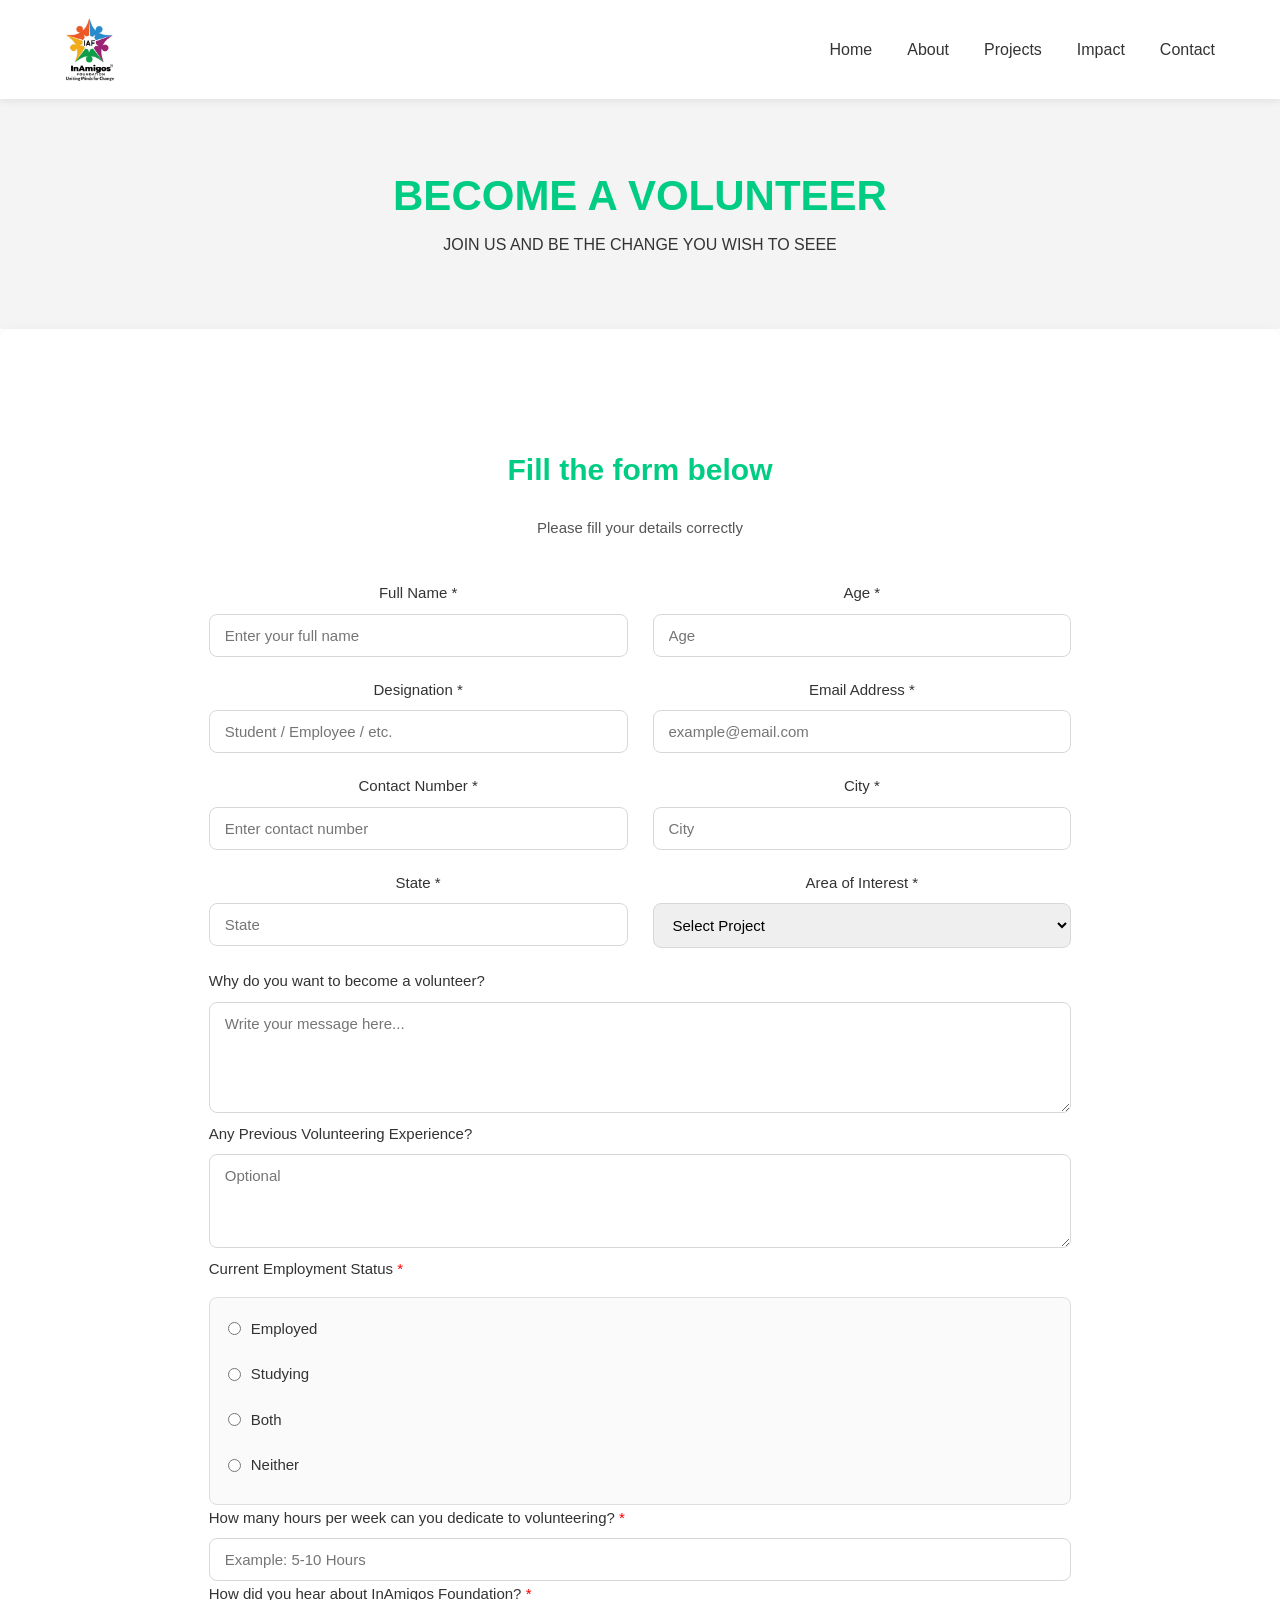
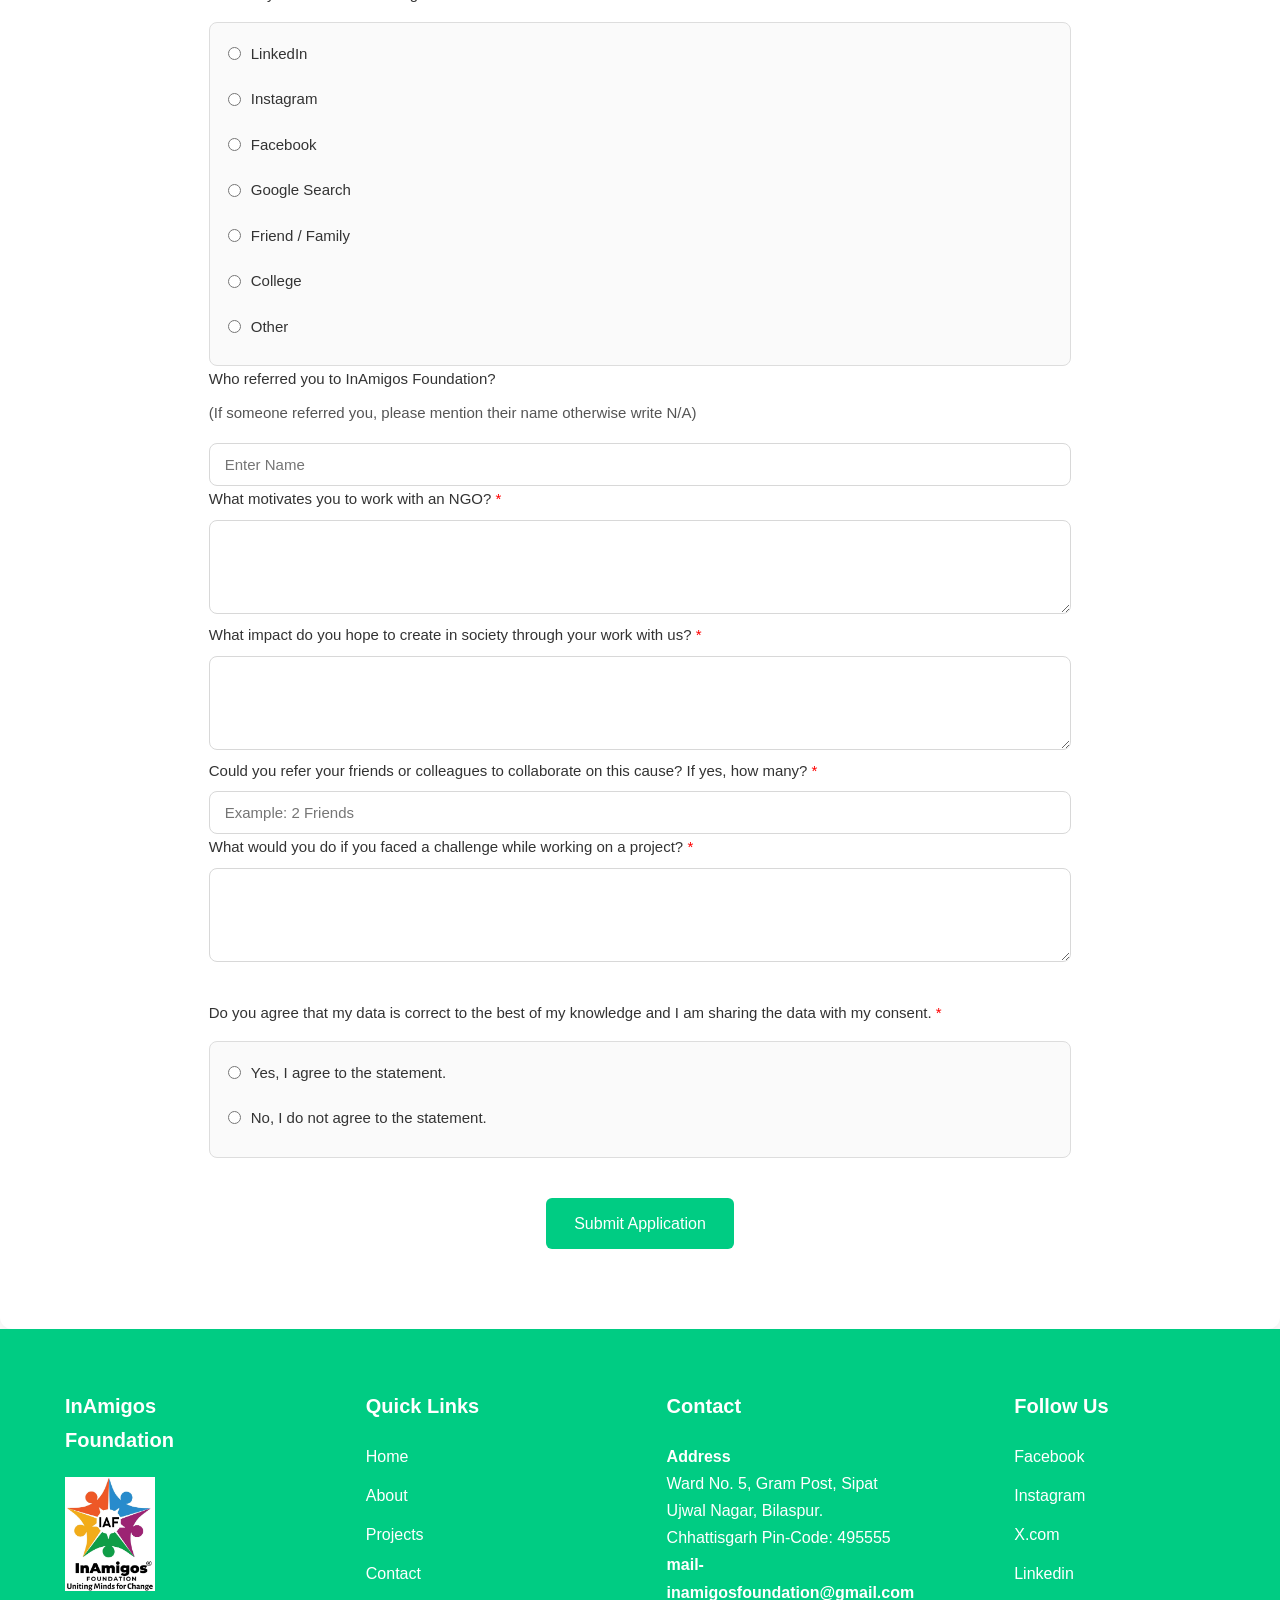
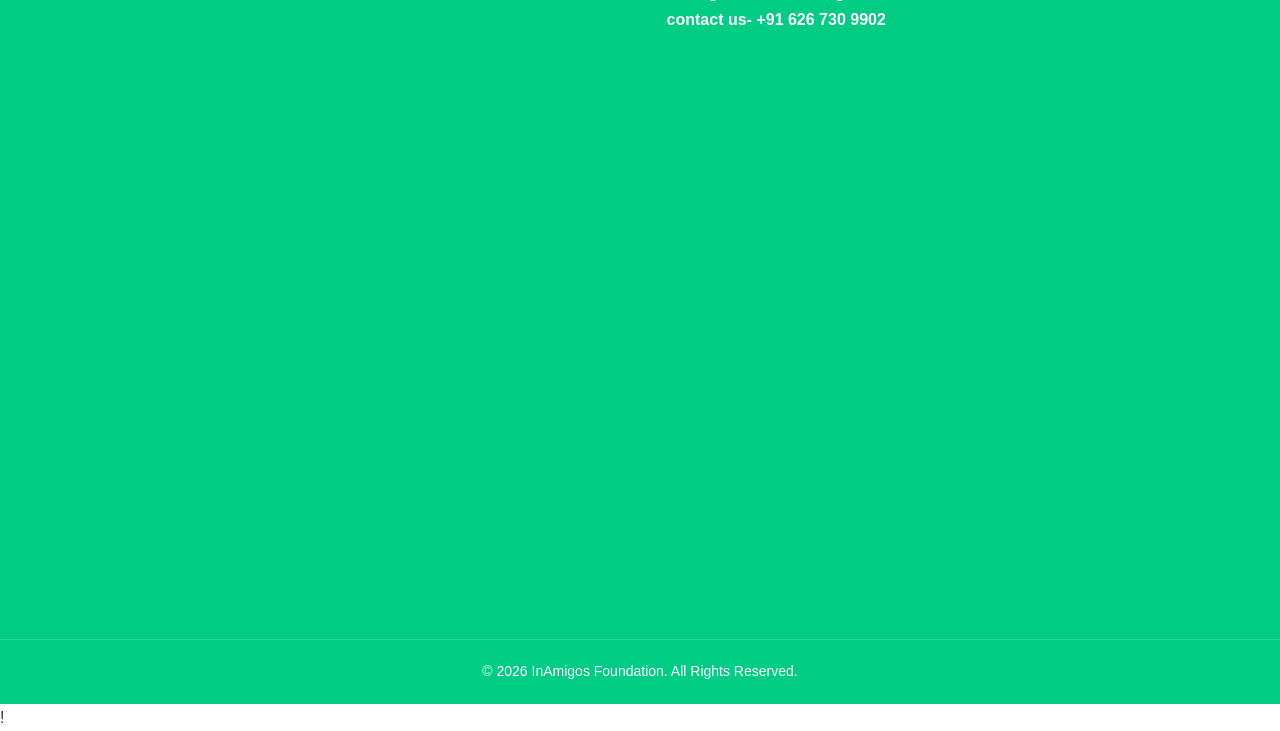
<file: volunteer.html>
<!DOCTYPE html>
<html lang="en">

<head>
    <meta charset="UTF-8">
    <meta name="viewport" content="width=device-width, initial-scale=1.0">
    <title>volunteer</title>

    <link rel="stylesheet" href="style.css">

        

</head>

<body>

    <!-- ================= HEADER ================= -->

    <header>

        <div class="container nav-container">

            <a href="index.html" class="logo">

                

                <img src="inamigos logo.jpg" alt="Logo">

            </a>

            <nav>

                <ul>

                    <li><a href="index.html">Home</a></li>

                    <li><a href="index.html">About</a></li>

                    <li><a href="index.html">Projects</a></li>

                    <li><a href="index.html">Impact</a></li>

                    <li><a href="index.html">Contact</a></li>

                </ul>

            </nav>

            

        </div>

    </header>





    <!-- HEADING -->

    <section class="page-banner">

        <div class="container">

            <h1>

                BECOME A VOLUNTEER

            </h1>

            <p>

              JOIN US AND BE THE CHANGE YOU WISH TO SEEE

            </p>

        </div>

    </section>




<section class="project-details impact-card">

    <div class="container">

         <h2 style="text-align: center;">Fill the form below</h2>

        <p style="text-align: center;">
            Please fill your details correctly
        </p>

        <form class="volunteer-form">

            <div class="form-row">

                <div class="form-group">
                    <label>Full Name *</label>
                    <input type="text" required placeholder="Enter your full name">
                </div>

                <div class="form-group">
                    <label>Age *</label>
                    <input type="number" required placeholder="Age">
                </div>

            </div>

            <div class="form-row">

                <div class="form-group">
                    <label>Designation *</label>
                    <input type="text" required placeholder="Student / Employee / etc.">
                </div>

                <div class="form-group">
                    <label>Email Address *</label>
                    <input type="email" required placeholder="example@email.com">
                </div>

            </div>

            <div class="form-row">

                <div class="form-group">
                    <label>Contact Number *</label>
                    <input type="tel" required placeholder="Enter contact number">
                </div>

                <div class="form-group">
                    <label>City *</label>
                    <input type="text" required placeholder="City">
                </div>

            </div>

            <div class="form-row">

                <div class="form-group">
                    <label>State *</label>
                    <input type="text" required placeholder="State">
                </div>

                <div class="form-group">
                    <label>Area of Interest *</label>

                    <select required>

                        <option>Select Project</option>
                        <option>Project SEVA</option>
                        <option>Project BachpanShala</option>
                        <option>Project Jeev</option>
                        <option>Project Udaan</option>
                        <option>Project Prakriti</option>
                        <option>Project Vikas</option>

                    </select>

                </div>

            </div>

            <div class="form-group">

                <label style="text-align: left;">Why do you want to become a volunteer?</label>

                <textarea rows="5"
                    required placeholder="Write your message here..."></textarea>

            </div>

            <div class="form-group">

                <label style="text-align: left;">Any Previous Volunteering Experience?</label>

                <textarea rows="4" required
                    placeholder="Optional"></textarea>

            </div>


            

<div class="form-group">

    <label style="text-align: left;">Current Employment Status <span>*</span></label>

    <div class="option-group">

        <label>
            <input type="radio" name="status" required>
            Employed
        </label>

        <label>
            <input type="radio" name="status">
            Studying
        </label>

        <label>
            <input type="radio" name="status">
            Both
        </label>

        <label>
            <input type="radio" name="status">
            Neither
        </label>

    </div>

</div>



<!-- ================= HOURS ================= -->

<div class="form-group">

    <label style="text-align: left;">How many hours per week can you dedicate to volunteering? <span>*</span></label>

    <input type="text" placeholder="Example: 5-10 Hours" required>

</div>



<!-- ================= SOURCE ================= -->

<div class="form-group">

    <label style="text-align: left;">How did you hear about InAmigos Foundation? <span>*</span></label>


    <div class="option-group">

        <label>
            <input type="radio" name="source" required>
            LinkedIn
        </label>

        <label>
            <input type="radio" name="source">
            Instagram
        </label>

        <label>
            <input type="radio" name="source">
            Facebook
        </label>

        <label>
            <input type="radio" name="source">
            Google Search
        </label>

        <label>
            <input type="radio" name="source">
            Friend / Family
        </label>

        <label>
            <input type="radio" name="source">
            College
        </label>

        <label>
            <input type="radio" name="source">
            Other
        </label>

    </div>

</div>



<!-- ================= REFERRAL ================= -->

<div class="form-group">

    <label style="text-align: left;">Who referred you to InAmigos Foundation?</label>

    <p class="small-text" style="text-align: left;">
        (If someone referred you, please mention their name otherwise write N/A)
    </p>

    <input type="text" placeholder="Enter Name">

</div>





<div class="form-group">

    <label style="text-align: left;">What motivates you to work with an NGO? <span>*</span></label>

    <textarea rows="4" required></textarea>

</div>



<!-- ================= IMPACT ================= -->

<div class="form-group">

    <label style="text-align: left;">What impact do you hope to create in society through your work with us? <span>*</span></label>

    <textarea rows="4" required></textarea>

</div>



<!-- ================= REFERRAL COUNT ================= -->

<div class="form-group">

    <label style="text-align: left;">Could you refer your friends or colleagues to collaborate on this cause? If yes, how many? <span>*</span></label>

    <input type="text" placeholder="Example: 2 Friends" required>

</div>



<!-- ================= CHALLENGE ================= -->

<div class="form-group">

    <label style="text-align:left;">What would you do if you faced a challenge while working on a project? <span>*</span></label>

    <textarea rows="4" required></textarea>

</div>



<form id="form-group" action="submitted.html" method="GET">
<div class="form-group" >

    <label style="text-align: left; margin-top: 30px;">Do you agree that my data is correct to the best of my knowledge and I am sharing the data with my consent. <span>*</span></label>

    <div class="option-group">

              <label>
            <input type="radio" name="choice" value="yes" id="radioYes"> Yes, I agree to the statement.
        </label>
        <label>
            <input type="radio" name="choice" value="no" id="radioNo"> No, I do not agree to the statement.
        </label>
    </div>
    </form>
   </div>



    
        
    </div>
</form>


         <a href="submitted.html" style="margin-top: 40px;" id="submitBtn" class="btn disabled">Submit Application</a>




        </form>

    </div>

</section>


 <footer id="contact">

        <div class="container footer-grid">

            <div>

                <h3>InAmigos Foundation</h3>

                <p class="seva_logo">
                    

                   <img src="inamigos logo.jpg">

                </p>

            </div>

            <div>

                <h3>Quick Links</h3>

                <ul>

                    <li><a href="index.html">Home</a></li>

                    <li><a href="index.html">About</a></li>

                    <li><a href="index.html">Projects</a></li>

                    <li><a href="index.html">Contact</a></li>

                </ul>

            </div>

            <div>

                

<h3>Contact</h3>
<h4>Address</h4>
Ward No. 5, Gram Post,
Sipat Ujwal Nagar,
Bilaspur. Chhattisgarh
Pin-Code: 495555
<h4>mail- inamigosfoundation@gmail.com</h4>
<h4>contact us- +91 626 730 9902</h4>
            </div>

            <div>

                <h3>Follow Us</h3>

                <div class="socials">

                    <a href="https://www.facebook.com/inamigos.inamigos">Facebook</a>

                    <a href="https://www.instagram.com/inamigos/">Instagram</a>

                    <a href="https://x.com/InamigosF">X.com</a>
                    <a href="https://in.linkedin.com/company/inamigos-foundation">Linkedin</a>

                </div>

            </div>

        </div>

        <div class="copyright">

            © 2026 InAmigos Foundation. All Rights Reserved.

        </div>

    </footer>

<!--<script src="volunteer.js" defer></script>-->!
</body>

</html>
</file>
<file: style.css>
*{
    margin:0;
    padding:0;
    box-sizing:border-box;
    font-family:'Geneva', Tahoma, sans-serif;
}

html{
    scroll-behavior:smooth;
}

body{
    background:#ffffff;
    color:#333;
    line-height:1.7;
}

img{
    width:100%;
    display:block;
}

a{
    text-decoration:none;
    color:inherit;
}

ul{
    list-style:none;
}

/*=========================================
        CONTAINER
==========================================*/

.container{
    width:90%;
    max-width:1150px;
    margin:auto;
}

/*=========================================
        BUTTONS 
==========================================*/

.btn{
    display:inline-block;
    background:#00CC83;
    color:#fff;
    padding:12px 28px;
    border-radius:6px;
    transition:.3s;
    font-weight:500;
}

.btn:hover{
    background:#004D40;
}

.secondary-btn{
    background:transparent;
    border:2px solid #00CC83;
    color:#00CC83;
}

.secondary-btn:hover{
    background:#004D40;
    color:#fff;
}

/*=========================================
        HEADER
==========================================*/

header{
    width:100%;
    position:fixed;
    top:0;
    left:0;
    background:#fff;
    box-shadow:0 2px 8px rgba(0,0,0,.08);
    z-index:999;
}

.nav-container{
    display:flex;
    justify-content:space-between;
    align-items:center;
    padding:18px 0;
}

.logo img{
    width: 50px;
}


.seva_logo{
    width: 90px;
    height: 700px;
    text-align: center;
}



nav ul{
    display:flex;
    gap:35px;
}

nav ul li a{
    color:#333;
    transition:.3s;
    font-weight:500;
}

nav ul li a:hover{
    color:#004D40;
}

.volunteer-btn{
    padding:10px 22px;
}

/*=========================================
        HERO
==========================================*/

.hero{
    padding:150px 0 90px;
}

.hero-container{
    display:flex;
    justify-content:space-between;
    align-items:center;
    gap:60px;
}

.hero-text{
    flex:1;
}

.hero-text h1{
    font-size:48px;
    line-height:1.3;
    margin-bottom:20px;
    color:#222;
}

.hero-text span{
    color:#00CC83;
}

.hero-text p{
    color:#666;
    margin-bottom:35px;
}

.hero-buttons{
    display:flex;
    gap:20px;
}

.hero-image{
    flex:1;
}

.hero-image img{
    height:450px;
    object-fit:cover;
    border-radius:12px;
    box-shadow:0 8px 20px rgba(0,0,0,.12);
}

/*=========================================
        ABOUT
==========================================*/

.about{
    padding:90px 0;
}

.about-container{
    display:flex;
    align-items:center;
    gap:60px;
}

.about-text{
    flex:1;
}

.about-text h2{
    font-size:34px;
    margin-bottom:20px;
    color:#00CC83;
}

.about-text p{
    color:#555;
    margin-bottom:18px;
}

.about-image{
    flex:1;
}

.about-image img{
    border-radius:12px;
    box-shadow:0 8px 20px rgba(0,0,0,.10);
}

/*=========================================
        SECTION TITLE
==========================================*/

.section-title{
    text-align:center;
    font-size:34px;
    color:#00CC83;
    margin-bottom:50px;
}

/*=========================================
        PROJECTS
==========================================*/

.projects{
    padding:90px 0;
    background:#f7f7f7;
}

.projects-grid{
    display:grid;
    grid-template-columns:repeat(3,1fr);
    gap:30px;
}

.project-card{
    background:#fff;
    border-radius:12px;
    overflow:hidden;
    box-shadow:0 5px 15px rgba(0,0,0,.08);
    transition:.3s;
}

.project-card:hover{
    transform:translateY(-6px);
}

.project-card img{
    height:220px;
    object-fit:cover;
}

.project-content{
    padding:25px;
}

.project-content h3{
    color:#00CC83;
    margin-bottom:15px;
    font-size:22px;
}

.project-content p{
    color:#666;
    margin-bottom:25px;
    font-size:15px;
}

/*=========================================
        SOCIAL IMPACT
==========================================*/

.impact{
    padding:90px 0;
}

.impact-grid{
    display:grid;
    grid-template-columns:repeat(4,1fr);
    gap:25px;
}

.impact-card{
    background:#fff;
    padding:35px 20px;
    text-align:center;
    border-radius:12px;
    box-shadow:0 5px 15px rgba(0,0,0,.08);
    transition:.3s;
}

.impact-card:hover{
    transform:translateY(-5px);
}

.impact-card h3{
    font-size:38px;
    color:#00CC83;
    margin-bottom:10px;
}

.impact-card p{
    color:#666;
    font-size:15px;
}


/*=========================================
        GALLERY
==========================================*/

.gallery{
    padding:90px 0;
    background:#f7f7f7;
}

.gallery-grid{
    display:grid;
    grid-template-columns:repeat(3,1fr);
    gap:20px;
}

.gallery-grid img{
    height:400px;
    object-fit:cover;
    border-radius:10px;
    transition:.3s;
    cursor:pointer;
}


.gallery6-grid img{
    height:250px;
    object-fit:cover;
    border-radius:10px;
    transition:.3s;
    cursor:pointer;
}


.gallery-grid img:hover{
    transform:scale(1.03);
}


/*=========================================
        CTA
==========================================*/

.cta{
    padding:90px 20px;
    text-align:center;
    background:#ffffff;
}

.cta h2{
    font-size:38px;
    color:#00CC83;
    margin-bottom:20px;
}

.cta p{
    max-width:650px;
    margin:auto;
    color:#666;
    margin-bottom:35px;
}


/*=========================================
        FOOTER
==========================================*/

footer{
    background:#00CC83;
    color:#fff;
    padding:60px 0 0;
}

.footer-grid{
    display:grid;
    grid-template-columns:repeat(4,1fr);
    gap:100px;
}

.footer-grid h3{
    margin-bottom:20px;
    font-size:20px;
}

.footer-grid p{
    color:#e8e8e8;
    margin-bottom:12px;
}

.footer-grid li{
    margin-bottom:12px;
}

.footer-grid li a{
    transition:.3s;
}

.footer-grid li a:hover{
    color:#9fe2b1;
}

.socials{
    display:flex;
    flex-direction:column;
    gap:12px;
}

.socials a{
    transition:.3s;
}

.socials a:hover{
    color:#9fe2b1;
}

.copyright{
    margin-top:50px;
    text-align:center;
    padding:20px;
    border-top:1px solid rgba(255,255,255,.15);
    font-size:14px;
}


/*=========================================
        COMMON PAGE BANNER
==========================================*/

.page-banner{
    margin-top:90px;
    padding:70px 0;
    background:#f4f4f4;
    text-align:center;
}

.page-banner h1{
    font-size:42px;
    color:#00CC83;
}


.seva-banner{
    margin-top:100px;
    padding:70px 0;
    background:#f4f4f4;
    text-align:center;
}

/*=========================================
        PROJECT DETAILS
==========================================*/

.project-details{
    padding:80px 0;
}

.project-banner-image{
    margin-bottom:40px;
}

.jeev-banner-image{
    margin-bottom: 100px;
}

.project-banner-image img{
    width:100%;
    height:450px;
    object-fit:cover;
    border-radius:12px;
}

.project-details h2{
    color:#00CC83;
    margin:35px 0 20px;
    font-size:30px;
}

.project-details h3{
    margin-top:30px;
    margin-bottom:15px;
    color:#333;
}

.project-details p{
    margin-bottom:18px;
    color:#555;
}

.project-details ul{
    margin:20px 0;
    padding-left:25px;
}

.project-details ul li{
    list-style:disc;
    margin-bottom:12px;
    color:#555;
}


/*=========================================
        PROJECT IMPACT BOX
==========================================*/

.impact-box{
    background:#f7f7f7;
    padding:35px;
    border-radius:10px;
    margin-top:35px;
}

.impact-box h2{
    margin-top:0;
}

.impact-box p{
    margin-bottom:15px;
}


/*=========================================
        SIMPLE SPACING
==========================================*/

.mb-20{
    margin-bottom:20px;
}

.mb-30{
    margin-bottom:30px;
}

.mb-40{
    margin-bottom:40px;
}

.text-center{
    text-align:center;
}




/*-volunteer login page --*/


.volunteer-form{
    width:75%;
    margin:40px auto 0;
}

.form-row{
    display:flex;
    gap:25px;
    margin-bottom:20px;
}

.form-group{
    flex:1;
}

.form-group label{
    display:block;
    margin-bottom:8px;
    font-size:15px;
    font-weight:500;
    color:#333;
}

.form-group input,
.form-group select,
.form-group textarea{

    width:100%;
    padding:12px 15px;
    border:1px solid #d8d8d8;
    border-radius:8px;
    font-size:15px;
    font-family:'Poppins',sans-serif;
    outline:none;
    transition:.3s;

}

.form-group input:focus,
.form-group select:focus,
.form-group textarea:focus{

    border-color:#2E8B57;

}

.form-group textarea{

    resize:vertical;

}

.volunteer-form .btn{

    display:block;
    margin:30px auto 0;
    width:220px;
    text-align:center;

}


.option-group{

    margin-top:15px;

    display:flex;

    flex-direction:column;

    gap:12px;

    padding:18px;

    border:1px solid #ddd;

    border-radius:8px;

    background:#fafafa;

}

.option-group label{

    display:flex;

    align-items:center;

    gap:10px;

    font-weight:400;

    cursor:pointer;

}

.option-group input{

    width:auto;

}

.small-text{

    font-size:14px;

    color:#666;

    margin-top:5px;

    margin-bottom:12px;

}

.form-group span{

    color:red;

}


/*submitted page*/

.submit-image{
   display:block;
    margin:0 auto;
    width:500px;
}

.submit-button{
    margin-top:20px;
     display:inline-block;
    background:#00CC83;
    color:#fff;
    padding:12px 28px;
    border-radius:6px;
    transition:.3s;
    font-weight:500;
}

.submit-button:hover{
    background:#004D40;
}




/* join us,volunteer, donate row */


.cards-row {
  display: flex;
  justify-content: center;
  gap: 30px;              
  padding: 40px 20px;
  background-color: #f9f9f9;
}


.custom-card {
  display: flex;
  flex-direction: column; 
  width: 320px;           
  background-color: #ffffff;
  border-radius: 12px;    
  box-shadow: 0 4px 12px rgba(0, 0, 0, 0.08); 
  overflow: hidden;       
}


.card-image-wrapper img {
  width: 100%;
  height: 200px;
  object-fit: cover;    
  display: block;
}


.card-body {
  padding: 24px;
  display: flex;
  flex-direction: column;
  align-items: flex-start; 
  flex-grow: 1;            
}


.card-body h3 {
  font-family: sans-serif;
  color: #00cc88;         
  font-size: 20px;
  font-weight: bold;
  margin: 0 0 12px 0;
}

.card-body p {
  font-family: sans-serif;
  color: #555555;
  font-size: 14px;
  line-height: 1.5;
  margin: 0 0 20px 0;
}

/* 6. Clean Green Button Layout */
.card-btn {
  display: inline-block;
  background-color: #00cc88;
  color: #ffffff;
  text-decoration: none;
  font-family: sans-serif;
  font-weight: bold;
  font-size: 14px;
  padding: 12px 24px;
  border-radius: 6px;
  transition: background 0.2s ease;
}

.card-btn:hover {
  background-color: #004D40;
}
</file>
